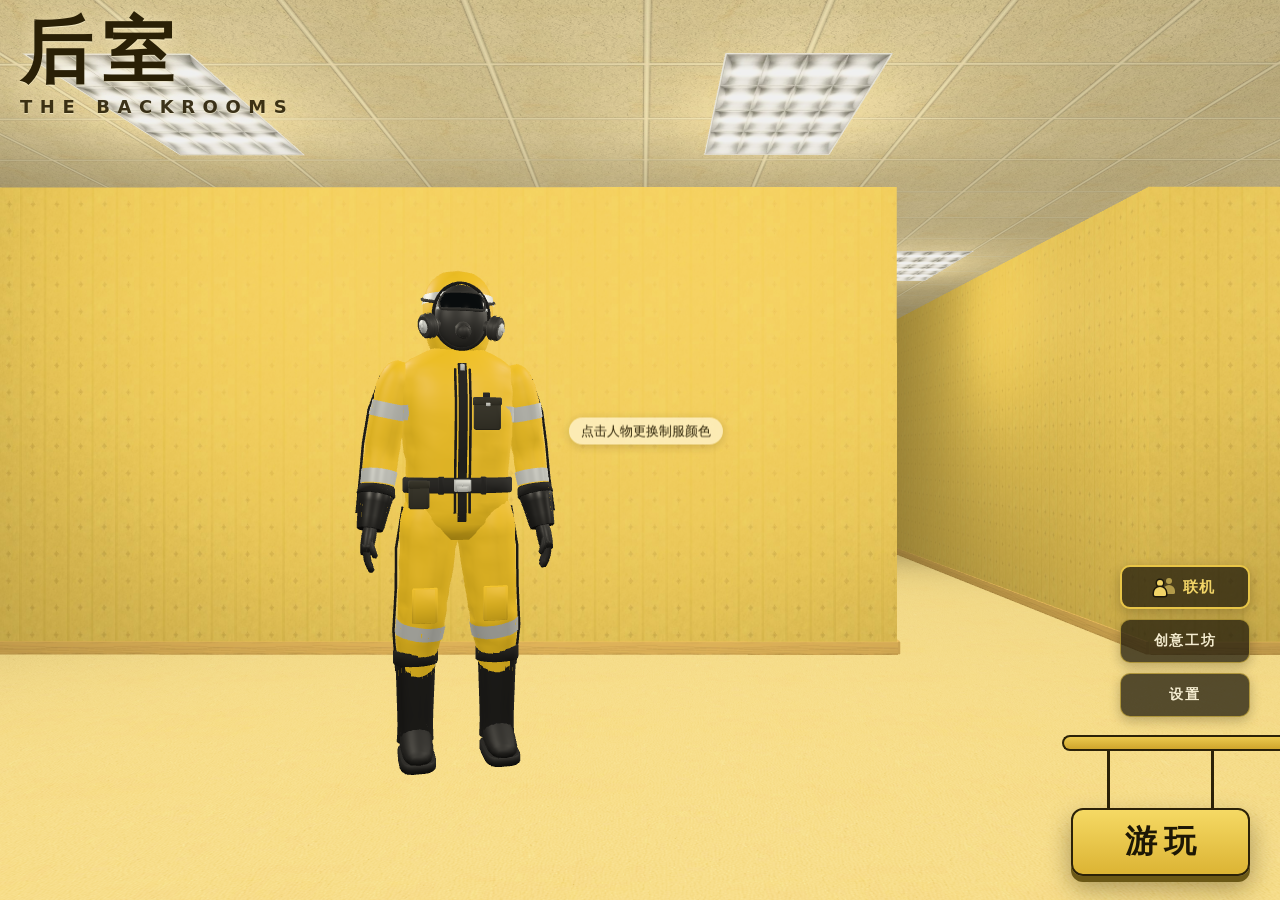
<file: index.html>
<!doctype html>
<html lang="zh-CN">
<head>
<meta charset="utf-8">
<!-- viewport-fit=cover：刘海屏上 env(safe-area-inset-*) 才有真实值；禁缩放，双指/双击缩放会把 HUD 和摇杆一起放大 -->
<meta name="viewport" content="width=device-width,initial-scale=1,maximum-scale=1,user-scalable=no,viewport-fit=cover">
<meta name="theme-color" content="#0b0a07">
<meta name="format-detection" content="telephone=no">
<meta name="mobile-web-app-capable" content="yes">
<meta name="apple-mobile-web-app-capable" content="yes">
<title>后室 · The Backrooms</title>
<!-- 空图标：省掉一次必然 404 的 /favicon.ico 请求 -->
<link rel="icon" href="data:,">
<link rel="stylesheet" href="css/base.css">
<!-- 各 UI 模块缺 link 时会自己注入，这里直接引用，免得首屏晚一拍才有样式 -->
<link rel="stylesheet" href="css/game.css">
<link rel="stylesheet" href="css/home.css">
<link rel="stylesheet" href="css/coop.css">
<link rel="stylesheet" href="css/tent.css">
<link rel="stylesheet" href="css/workshop.css">
<link rel="stylesheet" href="css/settings.css">
</head>
<body>
<canvas id="gl"></canvas>
<div id="ui"></div>

<!-- 顺序见 ARCHITECTURE.md 第 1 节：库 → 核心 → 游戏模块 → 层级/实体/物品注册 → 联机 → 主页 → main -->
<script src="vendor/three.min.js"></script>
<script src="vendor/GLTFLoader.js"></script>
<script src="vendor/BufferGeometryUtils.js"></script>
<script src="js/core/base.js"></script>
<script src="js/core/assets.js"></script>
<script src="js/core/audio.js"></script>
<script src="js/core/gfx.js"></script>
<script src="js/core/input.js"></script>
<script src="js/core/phys.js"></script>
<!-- 准心交互排在 items / world / entities 之前：它们加载时就要 BR.interact.addSource。
     interact 也排在 levelstate 之前：回主页 / 换层时 bus 先通知 interact 放下手里的东西，再轮到 levelState 清空 -->
<script src="js/game/interact.js"></script>
<script src="js/game/levelstate.js"></script>
<script src="js/game/items.js"></script>
<script src="js/game/player.js"></script>
<script src="js/game/world.js"></script>
<script src="js/game/entities.js"></script>
<script src="js/game/workshop.js"></script>
<!-- 实体共用地基 BR.arch（行为骨架/模型构件/动画），所有 js/entities/<type>.js 都排在它后面 -->
<script src="js/entities/_archetypes.js"></script>
<!-- chunk1：层级 0-3 需要的实体，来源版本见 data/lore-choices.json entities -->
<script src="js/entities/burster.js"></script>
<script src="js/entities/clump.js"></script>
<script src="js/entities/deathmoth.js"></script>
<script src="js/entities/duller.js"></script>
<script src="js/entities/faceling.js"></script>
<script src="js/entities/growler.js"></script>
<script src="js/entities/hound.js"></script>
<script src="js/entities/nguithrxurh.js"></script>
<script src="js/entities/shadow_worker.js"></script>
<script src="js/entities/skin_stealer.js"></script>
<script src="js/entities/smiler.js"></script>
<script src="js/entities/bacteria.js"></script>
<script src="js/entities/wrangler.js"></script>
<script src="js/entities/wretch.js"></script>
<script src="js/entities/ant.js"></script>
<script src="js/entities/death_rat.js"></script>
<script src="js/entities/samantha.js"></script>
<script src="js/entities/thing_on_level_7.js"></script>
<script src="js/entities/tiny.js"></script>
<script src="js/entities/watcher.js"></script>
<script src="js/entities/woodlin.js"></script>
<script src="js/entities/arachnid.js"></script>
<script src="js/entities/camo_crawler.js"></script>
<script src="js/entities/curabitur_bird.js"></script>
<script src="js/entities/dunk.js"></script>
<script src="js/entities/frayed.js"></script>
<script src="js/entities/jerry.js"></script>
<script src="js/entities/light_guide.js"></script>
<script src="js/entities/lucky_crane.js"></script>
<script src="js/entities/neighborhood_watch.js"></script>
<script src="js/entities/observer.js"></script>
<script src="js/entities/scit.js"></script>
<script src="js/entities/transporter.js"></script>
<script src="js/entities/warning_kite.js"></script>
<script src="js/entities/hunter.js"></script>
<script src="js/entities/infecting_agent.js"></script>
<script src="js/entities/imprint.js"></script>
<script src="js/entities/plush_dino.js"></script>
<script src="js/entities/partygoer.js"></script>
<script src="js/game/hud.js"></script>
<script src="js/game/death.js"></script>
<script src="js/game/skin.js"></script>
<script src="js/game/testmode.js"></script>
<!-- 载具（FE1 叉车）：模拟 BR.forklift → 核心 BR.vehicles → 联机表现 BR.vehiclesNet。都在 interact / world / player 之后；
     BR.kit、BR.L1forklift、BR.coop 这时还没载入，三个文件都是用到时再取 -->
<script src="js/game/forklift.js"></script>
<script src="js/game/vehicles.js"></script>
<script src="js/game/vehicles_net.js"></script>
<script src="js/levels/_kit.js"></script>
<!-- 营地构件 BR.camp（帐篷、行军床、营地范围）：联机营地和以后 C1 的 NPC 营地共用 -->
<script src="js/levels/_camp.js"></script>
<!-- chunk1：按 BR.LEVEL_ORDER 顺序 -->
<script src="js/levels/L0.js"></script>
<script src="js/levels/L1.js"></script>
<!-- 联机营地（隐藏层，不在 LEVEL_ORDER）：借 L1.js 的 BR.L1room 建，必须排在 L1.js 之后 -->
<script src="js/levels/Lcoopcamp.js"></script>
<script src="js/levels/L2.js"></script>
<script src="js/levels/L3.js"></script>
<script src="js/levels/L4.js"></script>
<script src="js/levels/L5.js"></script>
<script src="js/levels/L6.js"></script>
<script src="js/levels/L7.js"></script>
<script src="js/levels/L8.js"></script>
<script src="js/levels/L9.js"></script>
<script src="js/levels/L10.js"></script>
<script src="js/levels/L11.js"></script>
<script src="js/levels/L12.js"></script>
<script src="js/levels/L13.js"></script>
<script src="js/levels/L14.js"></script>
<script src="js/levels/L15.js"></script>
<script src="js/levels/L16.js"></script>
<script src="js/levels/L17.js"></script>
<script src="js/levels/L18.js"></script>
<script src="js/levels/L19.js"></script>
<script src="js/levels/L20.js"></script>
<script src="js/levels/L21.js"></script>
<script src="js/levels/L22.js"></script>
<script src="js/levels/L23.js"></script>
<script src="js/levels/Lfun.js"></script>
<script src="js/levels/Lrun.js"></script>
<script src="js/levels/Ldev.js"></script>
<script src="js/entities/_dev_hostile.js"></script>
<script src="js/entities/_dev_friendly.js"></script>
<script src="js/entities/test_dummy.js"></script>
<script src="js/items/_kit.js"></script>
<script src="js/items/_effects.js"></script>
<script src="js/items/almond_water.js"></script>
<script src="js/items/antibiotics.js"></script>
<script src="js/items/antiseptics.js"></script>
<script src="js/items/bandages.js"></script>
<script src="js/items/candy.js"></script>
<script src="js/items/canned_food.js"></script>
<script src="js/items/canned_tuna.js"></script>
<script src="js/items/chocolate_bar.js"></script>
<script src="js/items/cooked_gammon.js"></script>
<script src="js/items/cookies.js"></script>
<script src="js/items/firesalt.js"></script>
<script src="js/items/food_ration.js"></script>
<script src="js/items/high_quality_meat.js"></script>
<script src="js/items/hot_chocolate.js"></script>
<script src="js/items/lightning_in_a_bottle.js"></script>
<script src="js/items/liquid_pain.js"></script>
<script src="js/items/microwave_meal.js"></script>
<script src="js/items/moth_jelly.js"></script>
<script src="js/items/painkillers.js"></script>
<script src="js/items/partygoer_cake.js"></script>
<script src="js/items/ptg_b.js"></script>
<script src="js/items/royal_rations.js"></script>
<script src="js/items/soft_drink.js"></script>
<script src="js/items/space_beverage.js"></script>
<script src="js/items/warpberries.js"></script>
<script src="js/items/water_bottle.js"></script>
<script src="js/net/net.js"></script>
<script src="js/net/coop.js"></script>
<script src="js/game/coopcamp.js"></script>
<script src="js/ui/home.js"></script>
<script src="js/ui/tentmenu.js"></script>
<script src="js/ui/workshop.js"></script>
<script src="js/ui/settings.js"></script>
<script src="js/main.js"></script>
</body>
</html>
</file>
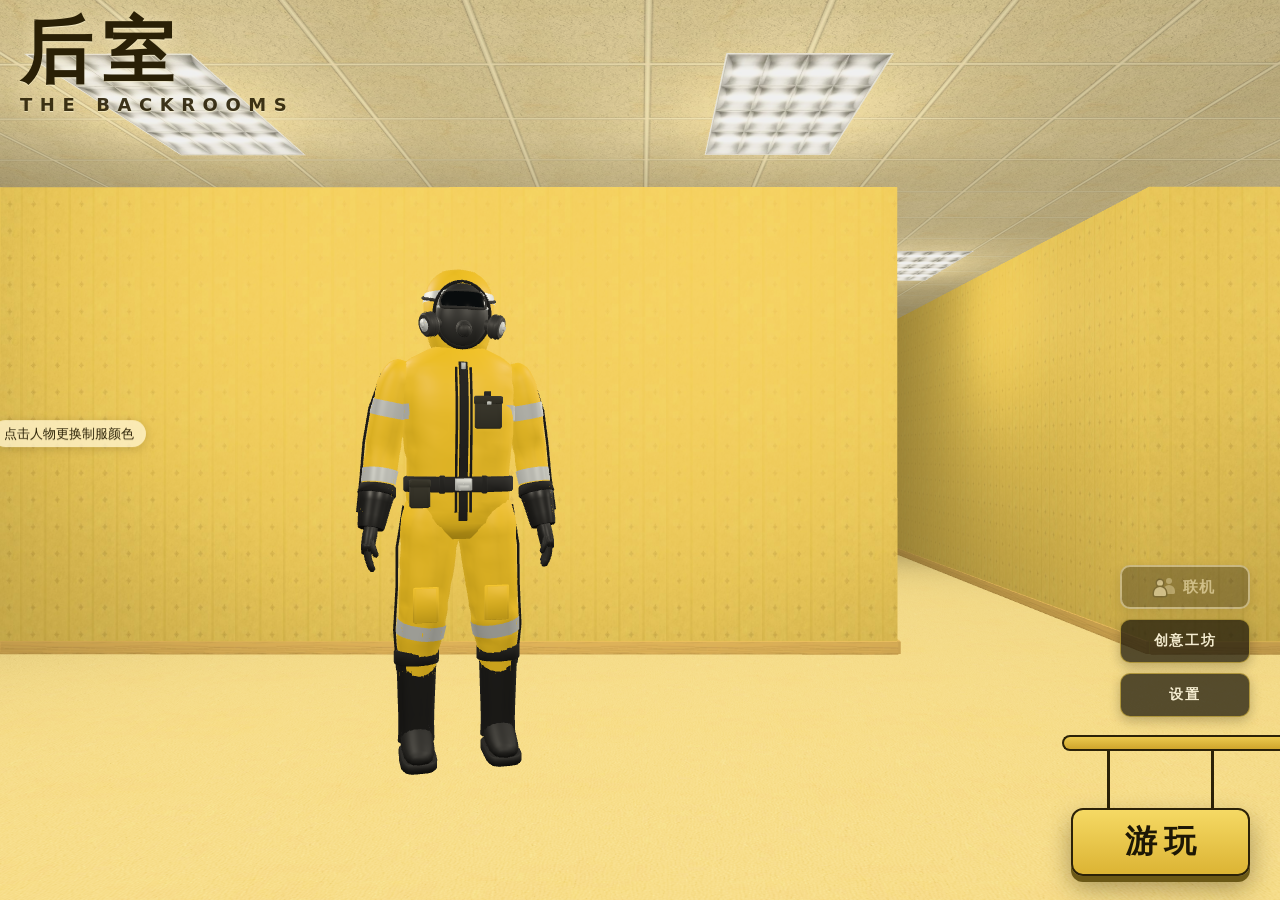
<file: tests/home.html>
<!doctype html>
<meta charset="utf-8">
<meta name="viewport" content="width=device-width,initial-scale=1,viewport-fit=cover,user-scalable=no">
<!-- assets.js 按页面地址拼 assets/…，自测页在 tests/ 下，用 base 把相对路径指回站点根目录 -->
<base href="../">
<title>home 自测</title>
<style>
  html, body { margin: 0; height: 100%; overflow: hidden; background: #000; }
  #gl { position: fixed; left: 0; top: 0; width: 100%; height: 100%; display: block; }
  #ui { position: fixed; left: 0; top: 0; width: 100%; height: 100%; pointer-events: none; }
  #log { position: fixed; left: 50%; top: 0; transform: translateX(-50%); max-width: 70%; max-height: 30%; overflow: auto; z-index: 999;
         font: 11px/1.35 monospace; color: #ff8; background: rgba(120,0,0,.75); white-space: pre-wrap; pointer-events: none; }
  #log:empty { display: none; }
</style>
<canvas id="gl"></canvas>
<div id="ui"></div>
<div id="log"></div>
<script src="vendor/three.min.js"></script>
<script src="vendor/GLTFLoader.js"></script>
<script src="vendor/BufferGeometryUtils.js"></script>
<script src="js/core/base.js"></script>
<script src="js/core/assets.js"></script>
<script src="js/core/audio.js"></script>
<script src="js/core/gfx.js"></script>
<script src="js/core/input.js"></script>
<script src="js/levels/Ldev.js"></script>
<script src="js/game/skin.js"></script>
<script src="js/ui/home.js"></script>
<script>
// 主页自测：用 http 打开（file:// 下 GLB 和贴图都会走兜底）。
// ?open=menu|casual|nightmare|test|credits|skin 直接打开对应弹层，方便截图；?skin=red 预设颜色
// 页面顶部只显示错误；?log=all 连 info/warn 一起显示
(function () {
'use strict';
const BR = window.BR;
const q = new URLSearchParams(location.search);
const logEl = document.getElementById('log');
const showAll = q.get('log') === 'all';
function log(level, args) {
  if (level === 'error' || level === 'uncaught' || showAll) logEl.textContent += '[' + level + '] ' + args.join(' ') + '\n';
}
['error', 'warn', 'info', 'log'].forEach(k => {
  const orig = console[k].bind(console);
  console[k] = function () { log(k, Array.from(arguments).map(String)); orig.apply(null, arguments); };
});
window.addEventListener('error', e => log('uncaught', [e.message, e.filename + ':' + e.lineno]));

const canvas = document.getElementById('gl');
BR.gfx.init(canvas);
if (BR.input && BR.input.init) BR.input.init(canvas);
if (q.get('skin') && BR.skin) BR.skin.set(q.get('skin'));

BR.bus.on('game:start', p => {
  console.log('[test] game:start', JSON.stringify(p));
  document.title = 'game:start ' + p.mode + ' ' + (p.difficulty || '');
});
BR.bus.on('skin:change', p => console.log('[test] skin:change', p.key));

function clickAt(x, y) {
  const opt = { bubbles: true, cancelable: true, clientX: x, clientY: y, button: 0, pointerId: 1, pointerType: 'mouse', isPrimary: true };
  canvas.dispatchEvent(new PointerEvent('pointerdown', opt));
  canvas.dispatchEvent(new PointerEvent('pointerup', opt));
  canvas.dispatchEvent(new MouseEvent('click', opt));
}

BR.assets.init().then(() => {
  BR.home.init();
  BR.home.show();
  const open = q.get('open');
  if (!open) return;
  setTimeout(() => {
    if (open === 'skin') {
      // 走真实的点击拾取：把人物胸口投影到屏幕上点一下
      const v = new THREE.Vector3(0, 1.15, 0.1).project(BR.gfx.camera);
      clickAt((v.x + 1) / 2 * innerWidth, (1 - v.y) / 2 * innerHeight);
      if (q.get('skin2')) setTimeout(() => document.querySelector('.home-swatch[data-key="' + q.get('skin2') + '"]').click(), 100);
      return;
    }
    if (open === 'credits') { document.querySelector('.home-credit').click(); return; }
    document.querySelector('.home-play').click();
    if (open !== 'menu') document.querySelector('.home-menu-btn.is-' + open).click();
    // ?click=选择器：再点一下弹窗里的控件（例如开始按钮），配合 --dump-dom 查看 game:start 载荷
    const sel = q.get('click');
    if (sel) setTimeout(() => {
      const el = document.querySelector(sel);
      if (el) el.click(); else console.error('[test] 找不到', sel);
      console.log('[test] 弹层', document.querySelector('.home-modal').hidden ? '已关闭' : '仍打开');
    }, 150);
  }, 300);
});

let last = performance.now();
(function frame(now) {
  requestAnimationFrame(frame);
  const dt = Math.max(0, (now - last) / 1000);
  last = now;
  BR.gfx.render(dt);
  if (BR.input && BR.input.endFrame) BR.input.endFrame();
})(last);
})();
</script>
</file>
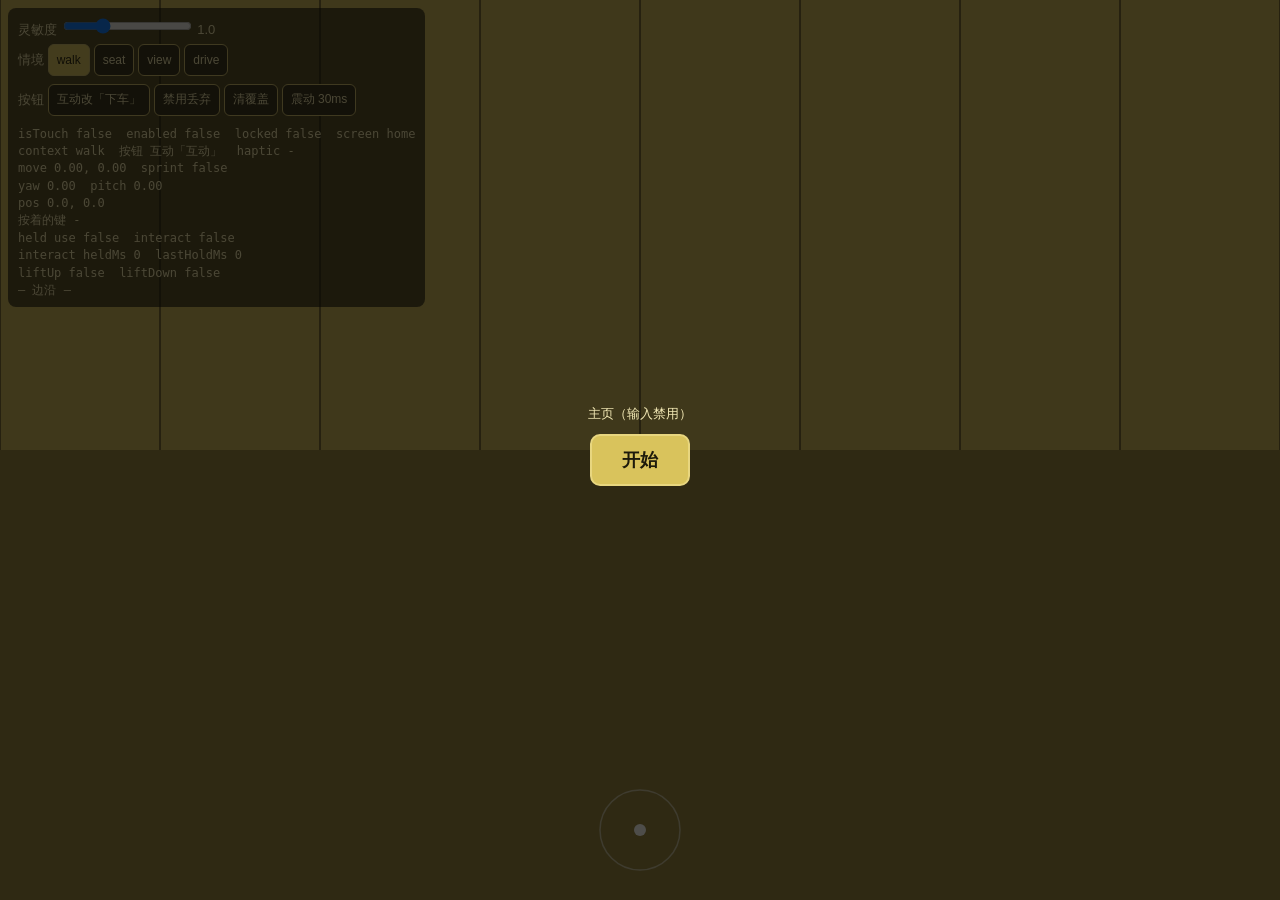
<file: tests/input.html>
<!doctype html>
<html lang="zh-CN">
<head>
<meta charset="utf-8">
<meta name="viewport" content="width=device-width,initial-scale=1,maximum-scale=1,user-scalable=no,viewport-fit=cover">
<title>输入模块自测</title>
<style>
  /* 自测页自己的壳子，模拟 index.html + base.css 应有的设置 */
  html, body { margin: 0; height: 100%; overflow: hidden; background: #15130b; color: #f3e9b5;
    overscroll-behavior: none; touch-action: manipulation; -webkit-user-select: none; user-select: none;
    font: 13px/1.5 -apple-system, BlinkMacSystemFont, "PingFang SC", "Microsoft YaHei", sans-serif; }
  #gl { position: fixed; left: 0; top: 0; width: 100%; height: 100%; display: block; }
  #ui { position: fixed; left: 0; top: 0; right: 0; bottom: 0; pointer-events: none; }
  .test-panel { position: fixed; z-index: 40; left: 8px; top: 8px;
    left: calc(8px + env(safe-area-inset-left, 0px)); top: calc(8px + env(safe-area-inset-top, 0px));
    max-width: 46vw; max-height: calc(100% - 16px); overflow: auto; box-sizing: border-box;
    padding: 8px 10px; border-radius: 8px; background: rgba(0, 0, 0, .62); pointer-events: auto; }
  .test-panel pre { margin: 6px 0 0; font: 12px/1.45 ui-monospace, Menlo, Consolas, monospace; white-space: pre-wrap; }
  .test-panel button { min-height: 32px; margin: 0 4px 4px 0; padding: 0 8px; border-radius: 6px;
    border: 1px solid #c9b86a; background: #2b2714; color: #f3e9b5; font-size: 12px; }
  .test-panel button.on { background: #d9c35c; color: #1d1a0b; }
  .test-panel label { display: block; }
  .test-row { margin-top: 4px; }
  .test-overlay { position: fixed; z-index: 60; left: 0; top: 0; right: 0; bottom: 0; display: flex;
    flex-direction: column; gap: 10px; align-items: center; justify-content: center;
    background: rgba(10, 9, 5, .72); pointer-events: auto; }
  .test-overlay[hidden] { display: none; }
  .test-overlay button { min-height: 52px; padding: 0 30px; border-radius: 10px; border: 2px solid #e8d67f;
    background: #d9c35c; color: #1d1a0b; font-size: 18px; font-weight: 700; }
  .test-overlay small { opacity: .7; }
</style>
</head>
<body>
<canvas id="gl"></canvas>
<div id="ui"></div>

<div class="test-panel">
  <label>灵敏度 <input id="t-sens" type="range" min="0.2" max="3" step="0.1"> <span id="t-sens-v"></span></label>
  <div class="test-row" id="t-ctx">情境
    <button type="button" data-ctx="walk">walk</button><button type="button" data-ctx="seat">seat</button><button type="button" data-ctx="view">view</button><button type="button" data-ctx="drive">drive</button>
  </div>
  <div class="test-row">按钮
    <button type="button" id="t-btn-label">互动改「下车」</button><button type="button" id="t-btn-drop">禁用丢弃</button><button type="button" id="t-btn-reset">清覆盖</button><button type="button" id="t-haptic">震动 30ms</button>
  </div>
  <pre id="t-out"></pre>
</div>
<div class="test-overlay" id="t-overlay">
  <div id="t-msg">主页（输入禁用）</div>
  <button id="t-go" type="button">开始</button>
  <small id="t-note"></small>
</div>

<script src="../js/core/base.js"></script>
<script src="../js/core/input.js"></script>
<script>
(function () {
  'use strict';
  const BR = window.BR, I = BR.input;
  const $ = id => document.getElementById(id);
  const canvas = $('gl'), g = canvas.getContext('2d');
  // mic(V)、testmenu(T) 在暂停时也会记录，可以在暂停遮罩下按来验证
  const EDGES = ['interact', 'use', 'pause', 'drop', 'slot1', 'slot2', 'slot3', 'slot4', 'slot5', 'mic', 'testmenu', 'liftUp', 'liftDown'];
  // 动作级的三个：另外显示 released / cancelled 和按了多久
  const HOLDS = ['interact', 'liftUp', 'liftDown'];
  const log = [];
  // 给 Playwright 探针读的逐帧记录：{ f, t, a, k: 'pressed'|'released'|'cancelled', ms }
  const rec = window.__inputLog = [];
  // 物理键：只为了显示「现在按着 Space / KeyE」，判定一律走 BR.input
  const down = new Set();
  let yaw = 0, pitch = 0, px = 0, pz = 0, last = 0, fno = 0, overlayClicks = 0;
  window.__inputLook = () => ({ yaw, pitch });

  I.init(canvas);

  $('t-sens').value = I.sensitivity;
  $('t-sens-v').textContent = I.sensitivity.toFixed(1);
  $('t-sens').addEventListener('input', e => {
    I.sensitivity = e.target.value;
    $('t-sens-v').textContent = I.sensitivity.toFixed(1);
  });

  window.addEventListener('keydown', e => { down.add(e.code || ('key:' + e.key)); });
  window.addEventListener('keyup', e => { down.delete(e.code || ('key:' + e.key)); });
  window.addEventListener('blur', () => down.clear());

  // 模拟 main + hud 的暂停流程：暂停时 screen='paused'、enabled=false，焦点给「继续」（这时空格要被 input 拦掉，只认 Enter 和点击）；
  // 「继续」在点击里 lock()，Esc 继续则锁不上，需要再点一下画面
  function pause() {
    BR.game.screen = 'paused';
    I.enabled = false;
    $('t-msg').textContent = '已暂停';
    $('t-go').textContent = '继续';
    $('t-note').textContent = '空格点不动这个按钮，Enter / 鼠标可以';
    $('t-overlay').hidden = false;
    try { $('t-go').focus({ preventScroll: true }); } catch (err) { $('t-go').focus(); }
  }
  function resume(withLock) { $('t-overlay').hidden = true; BR.game.screen = 'playing'; I.enabled = true; if (withLock) I.lock(); }
  $('t-go').addEventListener('click', () => { overlayClicks++; resume(true); });
  window.__overlayClicks = () => overlayClicks;

  // 情境与按钮
  function syncCtxBtns() {
    document.querySelectorAll('#t-ctx button').forEach(b => b.classList.toggle('on', b.dataset.ctx === I.context));
  }
  document.querySelectorAll('#t-ctx button').forEach(b => b.addEventListener('click', () => { I.setContext(b.dataset.ctx); syncCtxBtns(); }));
  let shownCtx = I.context;
  syncCtxBtns();
  $('t-btn-label').addEventListener('click', () => I.setButtons({ interact: { label: '下车' } }));
  $('t-btn-drop').addEventListener('click', () => I.setButtons({ drop: { disabled: true } }));
  $('t-btn-reset').addEventListener('click', () => I.setButtons(null));
  let hapticRes = '-';
  $('t-haptic').addEventListener('click', () => { hapticRes = String(I.haptic(30)); });

  function resize() {
    const dpr = Math.min(window.devicePixelRatio || 1, 2);
    canvas.width = Math.round(window.innerWidth * dpr);
    canvas.height = Math.round(window.innerHeight * dpr);
    g.setTransform(dpr, 0, 0, dpr, 0, 0);
  }
  window.addEventListener('resize', resize);
  resize();

  function draw() {
    const W = window.innerWidth, H = window.innerHeight;
    g.fillStyle = '#2a2512'; g.fillRect(0, 0, W, H);
    // 假全景：竖线随 yaw 平移，地平线随 pitch 上下
    const horizon = H / 2 - pitch * H * 0.5;
    g.fillStyle = '#c9b458'; g.fillRect(0, 0, W, horizon);
    g.fillStyle = '#8f7f3a'; g.fillRect(0, horizon, W, H - horizon);
    const step = W / 8, off = ((-yaw / (Math.PI / 4)) * step) % step;
    g.strokeStyle = 'rgba(40,34,14,.55)'; g.lineWidth = 2;
    for (let x = off - step; x < W + step; x += step) { g.beginPath(); g.moveTo(x, 0); g.lineTo(x, horizon); g.stroke(); }
    // 准星：按住 interact 时画进度环（350 ms 满一圈，对应 BR.config.interact.holdMs）
    const cx0 = W / 2, cy0 = H / 2;
    g.strokeStyle = '#fff'; g.lineWidth = 1.5;
    g.beginPath(); g.moveTo(cx0 - 8, cy0); g.lineTo(cx0 + 8, cy0); g.moveTo(cx0, cy0 - 8); g.lineTo(cx0, cy0 + 8); g.stroke();
    if (I.held('interact')) {
      const k = Math.min(1, I.heldMs('interact') / 350);
      g.strokeStyle = k >= 1 ? '#7dff7a' : '#ffe27a'; g.lineWidth = 3;
      g.beginPath(); g.arc(cx0, cy0, 16, -Math.PI / 2, -Math.PI / 2 + k * Math.PI * 2); g.stroke();
    }
    // 移动向量
    const cx = W / 2, cy = H - 70;
    g.strokeStyle = 'rgba(255,255,255,.5)'; g.beginPath(); g.arc(cx, cy, 40, 0, Math.PI * 2); g.stroke();
    g.fillStyle = I.sprint ? '#ff7a4a' : '#fff';
    g.beginPath(); g.arc(cx + I.move.x * 40, cy - I.move.y * 40, 6, 0, Math.PI * 2); g.fill();
  }

  function frame(ts) {
    const dt = Math.min(0.1, (ts - last) / 1000 || 0);
    last = ts;
    fno++;
    if (I.enabled) {
      const l = I.consumeLook();
      yaw += l.dx;
      pitch = BR.util.clamp(pitch - l.dy, -1.4, 1.4);
      const sp = I.sprint ? BR.config.player.sprint : BR.config.player.walk;
      const s = Math.sin(yaw), c = Math.cos(yaw);
      px += (I.move.x * c + I.move.y * s) * sp * dt;
      pz += (I.move.x * s - I.move.y * c) * sp * dt;
    }
    const t = (ts / 1000).toFixed(2) + 's ';
    for (const a of EDGES) if (I.pressed(a)) { log.unshift(t + a); rec.push({ f: fno, t: ts, a, k: 'pressed', ms: 0 }); }
    for (const a of HOLDS) {
      if (I.released(a)) { log.unshift(t + a + ' released ' + Math.round(I.lastHoldMs(a)) + 'ms'); rec.push({ f: fno, t: ts, a, k: 'released', ms: I.lastHoldMs(a) }); }
      if (I.cancelled(a)) {
        // cancelled 会撑到输入恢复后的第一帧，日志里只记第一次
        const prev = rec.length ? rec[rec.length - 1] : null;
        if (!(prev && prev.a === a && prev.k === 'cancelled' && prev.f === fno - 1)) log.unshift(t + a + ' cancelled ' + Math.round(I.lastHoldMs(a)) + 'ms');
        rec.push({ f: fno, t: ts, a, k: 'cancelled', ms: I.lastHoldMs(a) });
      }
    }
    if (rec.length > 400) rec.splice(0, rec.length - 400);
    log.length = Math.min(log.length, 10);
    if (I.pressed('pause')) { if (I.enabled) pause(); else if (!$('t-overlay').hidden && $('t-go').textContent === '继续') resume(false); }
    if (I.context !== shownCtx) { shownCtx = I.context; syncCtxBtns(); }   // 探针、控制台里 setContext 的也跟上
    draw();
    const keys = Array.from(down).join(' ') || '-';
    $('t-out').textContent =
      'isTouch ' + I.isTouch + '  enabled ' + I.enabled + '  locked ' + I.locked + '  screen ' + BR.game.screen + '\n' +
      'context ' + I.context + '  按钮 互动「' + I.buttonLabel('interact') + '」  haptic ' + hapticRes + '\n' +
      'move ' + I.move.x.toFixed(2) + ', ' + I.move.y.toFixed(2) + '  sprint ' + I.sprint + '\n' +
      'yaw ' + yaw.toFixed(2) + '  pitch ' + pitch.toFixed(2) + '\n' +
      'pos ' + px.toFixed(1) + ', ' + pz.toFixed(1) + '\n' +
      '按着的键 ' + keys + '\n' +
      'held use ' + I.held('use') + '  interact ' + I.held('interact') + '\n' +
      'interact heldMs ' + Math.round(I.heldMs('interact')) + '  lastHoldMs ' + Math.round(I.lastHoldMs('interact')) + '\n' +
      'liftUp ' + I.held('liftUp') + '  liftDown ' + I.held('liftDown') + '\n' +
      '— 边沿 —\n' + log.join('\n');
    I.endFrame();
    requestAnimationFrame(frame);
  }
  requestAnimationFrame(frame);
})();
</script>
</body>
</html>
</file>
<file: css/base.css>
/* 后室 · 页面底座：全屏画布 + UI 挂载点。只写 html/body/#gl/#ui 和 main.js 自己的 boot- / ctx-lost 前缀 */

html, body {
  margin: 0;
  width: 100%;
  height: 100%;
  overflow: hidden;
  background: #0b0a07;
  color: #f3ead2;
  /* 西文先走系统无衬线，中文按平台依次落到苹方 / 思源 / 雅黑 / Noto，保证安卓 WebView 也有中文字形 */
  font-family: -apple-system, BlinkMacSystemFont, "Segoe UI", Roboto, "Helvetica Neue", Arial,
    "PingFang SC", "Hiragino Sans GB", "Source Han Sans SC", "Noto Sans CJK SC", "Microsoft YaHei", "WenQuanYi Micro Hei", sans-serif;
  font-size: 16px;
  line-height: 1.4;
  /* 手机：禁下拉刷新 / 橡皮筋回弹、双击缩放、长按选字和系统菜单 */
  overscroll-behavior: none;
  touch-action: manipulation;
  -webkit-user-select: none;
  user-select: none;
  -webkit-touch-callout: none;
  -webkit-tap-highlight-color: transparent;
  -webkit-text-size-adjust: 100%;
  text-size-adjust: 100%;
}

/* 输入框要能正常选字、粘贴房号 */
input, textarea {
  -webkit-user-select: text;
  user-select: text;
}

#gl {
  position: fixed;
  left: 0;
  top: 0;
  width: 100%;
  height: 100%;
  display: block;
  z-index: 0;
  outline: none;
  touch-action: none;
}

/*
 * #ui 故意不定位、不设 z-index、不设尺寸：
 * - 定位元素（尤其 fixed）会自成层叠上下文，里面 HUD 30 / 结算 60 / toast 90 就没法和 gfx 挂在 body 上的
 *   低 san 覆盖 10、闪屏 40、淡入淡出 55 按第 11 节交错排序；
 * - 子节点全是 position:fixed，#ui 自身高度为 0，不会盖住画布抢走点击（指针锁定、主页点人都靠点画布）；
 * - 也不能设 pointer-events:none：它会被继承，没显式写 auto 的弹层按钮就点不动了；
 * - 不能有 transform / filter / perspective，否则子节点的 fixed 会相对它定位。
 */
#ui {
  position: static;
}

/* main.js 启动失败（WebGL 不可用等）时的提示，只在出错时创建 */
.boot-error {
  position: fixed;
  left: 0;
  top: 0;
  right: 0;
  bottom: 0;
  z-index: 90;
  display: flex;
  align-items: center;
  justify-content: center;
  padding: calc(24px + env(safe-area-inset-top, 0px)) 24px calc(24px + env(safe-area-inset-bottom, 0px));
  background: #0b0a07;
  box-sizing: border-box;
}
.boot-error-card {
  max-width: 420px;
  font-size: 15px;
  line-height: 1.6;
  color: #f3ead2;
}
.boot-error-title {
  margin: 0 0 8px;
  font-size: 20px;
  color: #e7c24a;
}
.boot-error-detail {
  margin-top: 12px;
  font-size: 12px;
  color: #a89f86;
  word-break: break-all;
}

/* main.js：WebGL 上下文丢失提示（只在丢失时创建）。顶部居中，压过 HUD / 暂停 / toast 90，按钮要能点 */
.ctx-lost {
  position: fixed;
  left: 50%;
  top: 12px;
  top: calc(12px + env(safe-area-inset-top, 0px));
  z-index: 95;
  transform: translateX(-50%);
  pointer-events: auto;
  display: flex;
  flex-wrap: wrap;
  align-items: center;
  justify-content: center;
  box-sizing: border-box;
  width: max-content;
  max-width: calc(100% - 32px);
  max-width: calc(100% - 32px - env(safe-area-inset-left, 0px) - env(safe-area-inset-right, 0px));
  padding: 6px 14px;
  border: 1px solid rgba(231, 194, 74, .55);
  border-radius: 8px;
  background: rgba(11, 10, 7, .92);
  box-shadow: 0 6px 18px rgba(0, 0, 0, .45);
  color: #f3ead2;
  font-size: 14px;
  line-height: 1.4;
  text-align: center;
}
.ctx-lost-text {
  margin: 6px 0;
}
/* 不用 flex gap：老 X5 内核不认，靠外边距隔开 */
.ctx-lost-btn {
  min-width: 44px;
  min-height: 44px;
  margin: 2px 0 2px 12px;
  padding: 0 16px;
  border: 1px solid #e7c24a;
  border-radius: 6px;
  background: rgba(231, 194, 74, .16);
  color: #f3ead2;
  font: inherit;
  font-size: 15px;
  cursor: pointer;
}
.ctx-lost-btn:active {
  background: rgba(231, 194, 74, .32);
}
</file>
<file: css/game.css>
/* 后室 · HUD 与死亡结算样式
   归属：HUD 与结算模块。hud.js / death.js 自己在 #ui 里建 DOM，这里只写 hud- / death- 前缀选择器
   视觉：发黄的 VHS / 监控录像 OSD —— 等宽数字、半透明深色底、轻微红蓝色散描边，不用渐变
   兼容：带 env() / min() / clamp() 的声明前面先写一条普通值，老内核（旧 X5 等）不认后一条时保留前一条
   z-index（ARCHITECTURE 第 11 节）：HUD 30，暂停 / 结算 60，toast 90
   联机营地（N1）那几层，从下往上：
     54 帐篷选单（css/tent.css）
     55 gfx 淡入淡出（js/core/gfx.js 的 .gfx-fade）
     56 黑幕（.hud-curtain，BR.hud.curtain：出发 / 回营地时全黑，中间一行字）
     58 设置 / 创意工坊编辑器（css/settings.css、css/workshop.css）
     60 暂停菜单 / 死亡结算（.hud-pause / .death-root）
     65 横幅（.hud-notices，BR.hud.notice：「想回营地」「正在重连」，暂停、结算、黑幕时也看得见）
     70 皮肤色板（css/home.css）
   触屏避让（input.js 的控件位置）：右上 48px 暂停键 → 顶部状态条左右各留 72px；
   右下动作按钮最左到 right:174px、最高到 bottom:178px → 背包栏右缘留 190px；
   开车（drive 情境）多两个升降键：横屏摞在丢弃键正上方 right:120–174、bottom 168–288（降 168–222、升 234–288），
   竖屏（≤559px 宽）摞在丢弃键上面那一列 right:37–85、bottom 245–346 —— 都在背包栏右缘 190px 以右，背包不用再让。
   开车提示行（.hud-drive）不靠固定位置让开它们：hud.js 每次布局变了用 BR.input.touchLayout() 量按钮和待机摇杆，现找空位摆 */

/* ========== 公共 ========== */
.hud-root,
.hud-toasts,
.hud-pause,
.hud-notices,
.hud-curtain,
.death-root {
  --hud-fg: #f2e7b4;
  --hud-dim: rgba(242, 231, 180, 0.68);
  --hud-accent: #e7c14a;
  --hud-accent-hi: #f3d266;
  --hud-bad: #ff5b3d;
  --hud-ink: #1b1606;
  --hud-panel: rgba(16, 13, 5, 0.58);
  --hud-line: rgba(231, 193, 74, 0.34);
  /* 等宽字体没有汉字，后面接中文字体让浏览器逐字回退 */
  --hud-mono: ui-monospace, Menlo, Consolas, "Liberation Mono", "Courier New", "PingFang SC", "Hiragino Sans GB", "Microsoft YaHei", "Noto Sans CJK SC", monospace;
  --hud-sans: -apple-system, BlinkMacSystemFont, "PingFang SC", "Hiragino Sans GB", "Microsoft YaHei", "Noto Sans CJK SC", "Segoe UI", sans-serif;
  /* 红蓝错位一像素 = 录像带色散；再压一层黑影，贴在亮黄墙纸上也读得清 */
  --hud-shadow: 1px 0 rgba(255, 60, 40, 0.32), -1px 0 rgba(60, 200, 255, 0.2), 0 1px 3px rgba(0, 0, 0, 0.85);
  font-family: var(--hud-sans);
  font-size: 14px;
  line-height: 1.35;
  color: var(--hud-fg);
  text-shadow: var(--hud-shadow);
  -webkit-font-smoothing: antialiased;
  -webkit-text-size-adjust: 100%;
  text-size-adjust: 100%;
  -webkit-user-select: none;
  user-select: none;
  -webkit-touch-callout: none;
  -webkit-tap-highlight-color: transparent;
}

.hud-root, .hud-root *,
.hud-toasts, .hud-toasts *,
.hud-pause, .hud-pause *,
.hud-notices, .hud-notices *,
.hud-curtain, .hud-curtain *,
.death-root, .death-root * {
  box-sizing: border-box;
}

/* 下面给元素设了 display，作者样式会盖掉 UA 的 [hidden]{display:none}，JS 全靠 hidden 属性开关 */
.hud-root[hidden], .hud-root [hidden],
.hud-toasts [hidden],
.hud-pause[hidden], .hud-pause [hidden],
.hud-notices [hidden],
.hud-curtain[hidden], .hud-curtain [hidden],
.death-root[hidden], .death-root [hidden] {
  display: none !important;
}

@keyframes hud-blink {
  50% { opacity: 0.25; }
}

@keyframes hud-pulse {
  50% { opacity: 0.62; }
}

/* ========== HUD 根 ========== */
.hud-root {
  position: fixed;
  left: 0;
  top: 0;
  right: 0;
  bottom: 0;
  z-index: 30;
  overflow: hidden;
  /* 整层不挡触摸和点击，摇杆 / 视角滑动区在下面 z-index 20；只有背包格子单独打开 */
  pointer-events: none;
}

/* ========== 顶部状态条（san / 饥饿 / HP，仅噩梦模式） ========== */
.hud-top {
  position: absolute;
  top: 8px;
  top: calc(8px + env(safe-area-inset-top, 0px));
  left: 16px;
  left: calc(16px + env(safe-area-inset-left, 0px));
  right: 16px;
  right: calc(16px + env(safe-area-inset-right, 0px));
  display: flex;
  flex-direction: column;
  align-items: center;
}

/* 触屏右上角有暂停键；左右对称留白，状态条才能保持居中 */
.hud-touch .hud-top {
  left: 72px;
  left: calc(72px + env(safe-area-inset-left, 0px));
  right: 72px;
  right: calc(72px + env(safe-area-inset-right, 0px));
}

.hud-stats {
  display: flex;
  gap: 12px;
  width: 100%;
  max-width: 480px;
  padding: 5px 10px 7px;
  background: var(--hud-panel);
  border: 1px solid var(--hud-line);
  border-radius: 3px;
}

.hud-stat {
  flex: 1 1 0;
  min-width: 0;
  --hud-stat-color: var(--hud-fg);
}

.hud-stat-san { --hud-stat-color: #9ed2c4; }
.hud-stat-hunger { --hud-stat-color: #e3b04b; }
.hud-stat-hp { --hud-stat-color: #ece5c6; }

.hud-stat-head {
  display: flex;
  justify-content: space-between;
  align-items: baseline;
  gap: 4px;
  font-family: var(--hud-mono);
  line-height: 17px;
  white-space: nowrap;
}

.hud-stat-label {
  min-width: 0;
  overflow: hidden;
  text-overflow: ellipsis;
  font-size: 12px;
  letter-spacing: 0.06em;
  color: var(--hud-dim);
}

.hud-stat-val {
  font-size: 14px;
  font-weight: 700;
  font-variant-numeric: tabular-nums;
}

.hud-bar {
  position: relative;
  height: 6px;
  margin-top: 2px;
  overflow: hidden;
  background: rgba(242, 231, 180, 0.14);
}

/* hud.js 只写 transform: scaleX，不动 width，避免每帧回流 */
.hud-bar-fill {
  position: absolute;
  left: 0;
  top: 0;
  bottom: 0;
  width: 100%;
  transform-origin: 0 50%;
  background: var(--hud-stat-color);
  transition: transform 0.25s linear, background-color 0.2s;
}

/* 饥饿 20 的刻度线：过了这条移速减半，玩家要能提前看到 */
.hud-stat-hunger .hud-bar::after {
  content: "";
  position: absolute;
  left: 20%;
  top: 0;
  bottom: 0;
  width: 1px;
  background: rgba(255, 91, 61, 0.85);
}

.hud-stat.hud-bad { --hud-stat-color: var(--hud-bad); }
.hud-stat.hud-bad .hud-stat-val { color: var(--hud-bad); }

.hud-stat.hud-blink .hud-stat-label,
.hud-stat.hud-blink .hud-stat-val {
  animation: hud-blink 1s steps(1, end) infinite;
}

/* 挨打：条抖一下、底色闪红，时长与 hud.js 的 HIT_MS 一致 */
.hud-stat.hud-hit { animation: hud-hit 0.35s linear; }
.hud-stat.hud-hit .hud-bar { background-color: rgba(255, 91, 61, 0.45); }

@keyframes hud-hit {
  0% { transform: translateX(-3px); }
  20% { transform: translateX(3px); }
  40% { transform: translateX(-2px); }
  60% { transform: translateX(1px); }
  100% { transform: none; }
}

.hud-warn {
  margin-top: 6px;
  padding: 2px 10px;
  max-width: 100%;
  overflow: hidden;
  text-overflow: ellipsis;
  white-space: nowrap;
  font-family: var(--hud-mono);
  font-size: 13px;
  color: #ffd28a;
  background: rgba(60, 22, 8, 0.66);
  border: 1px solid rgba(255, 140, 60, 0.5);
  border-radius: 2px;
}

.hud-warn.hud-warn-severe {
  color: #fff;
  background: rgba(150, 26, 12, 0.78);
  border-color: var(--hud-bad);
  /* 整行闪会读不清，只做半透明呼吸 */
  animation: hud-pulse 1.2s steps(1, end) infinite;
}

/* ========== 左上角：层级 / 模式 / REC 计时 ========== */
.hud-info {
  position: absolute;
  top: 8px;
  top: calc(8px + env(safe-area-inset-top, 0px));
  left: 12px;
  left: calc(12px + env(safe-area-inset-left, 0px));
  max-width: 320px;
  max-width: min(320px, calc(100vw - 120px));
  padding: 5px 10px 6px;
  background: var(--hud-panel);
  border-left: 2px solid var(--hud-accent);
  font-size: 13px;
}

.hud-info-level,
.hud-info-mode {
  overflow: hidden;
  text-overflow: ellipsis;
  white-space: nowrap;
}

.hud-info-level { font-weight: 700; letter-spacing: 0.04em; }
.hud-info-mode { font-size: 12px; color: var(--hud-dim); }

.hud-info-rec {
  display: flex;
  align-items: center;
  gap: 6px;
  margin-top: 2px;
  min-width: 0;
  font-family: var(--hud-mono);
  font-size: 12px;
  white-space: nowrap;
}

.hud-rec-dot {
  flex: none;
  width: 8px;
  height: 8px;
  border-radius: 50%;
  background: #ff3b2f;
  box-shadow: 0 0 6px rgba(255, 59, 47, 0.8);
  animation: hud-blink 1.6s steps(1, end) infinite;
}

.hud-rec-label { font-weight: 700; letter-spacing: 0.08em; color: #ff6a55; }
.hud-rec-time { font-variant-numeric: tabular-nums; }

.hud-rec-coop {
  min-width: 0;
  overflow: hidden;
  text-overflow: ellipsis;
  margin-left: 2px;
  padding: 0 5px;
  font-family: var(--hud-sans);
  color: var(--hud-accent);
  border: 1px solid var(--hud-line);
}

/* 开着营地等朋友时的房号角标（hud.js：BR.coop.hosting 且还没人连上）。信息块里的最后一行，
   跟着信息块排，压不到层级名；房号等宽、分两段（K7M 2QX），间隔用 margin 画，文字里不带空格 */
.hud-info-code {
  margin-top: 3px;
  padding-top: 3px;
  overflow: hidden;
  text-overflow: ellipsis;
  white-space: nowrap;
  font-size: 12px;
  color: var(--hud-dim);
  border-top: 1px solid var(--hud-line);
}

.hud-code {
  font-family: var(--hud-mono);
  font-size: 14px;
  font-weight: 700;
  letter-spacing: 0.08em;
  color: var(--hud-accent-hi);
}

.hud-code-b { margin-left: 0.45em; }

/* 窄屏开着状态条时左上角会和居中的状态条撞上，挪到状态条 + 饥饿警告下面 */
@media (max-width: 1179px) {
  .hud-root.hud-stats-on .hud-info {
    top: 80px;
    top: calc(80px + env(safe-area-inset-top, 0px));
  }
}

/* ========== 准星与互动提示 ========== */
.hud-cross {
  position: absolute;
  left: 50%;
  top: 50%;
  width: 4px;
  height: 4px;
  margin: -2px 0 0 -2px;
  border: 0 solid var(--hud-accent);
  border-radius: 50%;
  background: rgba(242, 231, 180, 0.85);
  box-shadow: 0 0 0 1px rgba(0, 0, 0, 0.55);
  transition: width 0.12s, height 0.12s, margin 0.12s, background-color 0.12s, border-width 0.12s;
}

/* 对准有短按动作的东西：点变成圈，和提示文字一起告诉玩家"现在按有用" */
.hud-cross.hud-cross-on {
  width: 18px;
  height: 18px;
  margin: -9px 0 0 -9px;
  border-width: 2px;
  background: transparent;
  box-shadow: 0 0 0 1px rgba(0, 0, 0, 0.5), inset 0 0 0 1px rgba(0, 0, 0, 0.4);
}

/* 只有原因（short.ok=false 又拖不动）：圈变灰，按了也只是一声轻响 */
.hud-cross.hud-cross-on.hud-cross-dim { border-color: rgba(190, 186, 172, 0.75); }

/* 四角框（只能拖 / 拖动中）和进度环都画在伪元素上，以准星中心定位，不改准星本身的尺寸 */
.hud-cross::before,
.hud-cross::after {
  content: "";
  position: absolute;
  left: 50%;
  top: 50%;
  opacity: 0;
  pointer-events: none;
}

/* 只能拖：中心点不变，外面四个角，像要把东西框住抓起来 */
.hud-cross::before {
  width: 22px;
  height: 22px;
  margin: -11px 0 0 -11px;
  --hud-corner: var(--hud-accent);
  background:
    linear-gradient(var(--hud-corner), var(--hud-corner)) 0 0 / 7px 2px no-repeat,
    linear-gradient(var(--hud-corner), var(--hud-corner)) 0 0 / 2px 7px no-repeat,
    linear-gradient(var(--hud-corner), var(--hud-corner)) 100% 0 / 7px 2px no-repeat,
    linear-gradient(var(--hud-corner), var(--hud-corner)) 100% 0 / 2px 7px no-repeat,
    linear-gradient(var(--hud-corner), var(--hud-corner)) 0 100% / 7px 2px no-repeat,
    linear-gradient(var(--hud-corner), var(--hud-corner)) 0 100% / 2px 7px no-repeat,
    linear-gradient(var(--hud-corner), var(--hud-corner)) 100% 100% / 7px 2px no-repeat,
    linear-gradient(var(--hud-corner), var(--hud-corner)) 100% 100% / 2px 7px no-repeat;
  /* 贴在亮黄墙纸上也看得见：四个角压一圈黑边 */
  filter: drop-shadow(0 0 1px rgba(0, 0, 0, 0.9));
  transition: opacity 0.12s, width 0.12s, height 0.12s, margin 0.12s;
}

.hud-cross.hud-cross-grab::before { opacity: 1; }

/* 拖动中：四个角收紧、变亮，表示"抓住了" */
.hud-cross.hud-cross-drag::before {
  width: 16px;
  height: 16px;
  margin: -8px 0 0 -8px;
  --hud-corner: var(--hud-accent-hi);
}

/* 进度环：hud.js 只在按下 ringDelayMs（120 ms）以后才加 .hud-cross-hold，并写 --hold（0..1）。
   不支持 conic-gradient 的老内核退成一圈不动的细环，照样看得出"正在长按" */
.hud-cross::after {
  width: 30px;
  height: 30px;
  margin: -15px 0 0 -15px;
  border: 2px solid rgba(243, 210, 102, 0.75);
  border-radius: 50%;
  transition: opacity 0.08s;
}

@supports ((background: conic-gradient(red 0deg, blue 0deg)) and ((-webkit-mask: none) or (mask: none))) {
  .hud-cross::after {
    border: 0;
    background: conic-gradient(var(--hud-accent-hi) calc(var(--hold, 0) * 360deg), rgba(16, 13, 5, 0.55) 0);
    -webkit-mask: radial-gradient(farthest-side, transparent calc(100% - 3px), #000 calc(100% - 3px));
    mask: radial-gradient(farthest-side, transparent calc(100% - 3px), #000 calc(100% - 3px));
  }
}

.hud-cross.hud-cross-hold::after { opacity: 1; }

/* view 情境（看监控画面）不要准星 */
.hud-cross.hud-cross-hide { visibility: hidden; }

/* 三行：第一行「[按住] [空格] 动词 名字」、第二行「· 长按拖动」、最后是降下来的手动提示（层级风味文字、尚未开放） */
.hud-prompt {
  position: absolute;
  left: 50%;
  top: 50%;
  margin-top: 28px;
  transform: translateX(-50%);
  display: flex;
  flex-direction: column;
  align-items: center;
  gap: 1px;
  max-width: calc(100vw - 24px);
  padding: 4px 12px;
  white-space: nowrap;
  /* 窄屏折行时每一行也居中，和单行时对齐方式一致 */
  text-align: center;
  background: var(--hud-panel);
  border: 1px solid var(--hud-line);
  border-radius: 3px;
}

/* 坐车低头看、准心没对着东西时（只剩「下车」那一句）：挪到准心右边，不盖住准心正下方（返修 FE1R · repair-r3，hud.js updatePrompt） */
.hud-prompt.hud-prompt-side {
  top: 50%;
  margin-top: 0;
  left: calc(50% + 26px);
  transform: translateY(-50%);
  max-width: calc(50vw - 38px);
}

/* 触屏坐车低头看、准心没对着东西时（只剩「点「下车」」那一句）：挪到准心上方，底边离准心中心 28px（和平常在准心下方对称；准心外圈 18px）——
   准心下方是要看的安全带扣头和短带，触屏右边那一列是升 / 降 / 丢弃键，准心上方没有触屏键（返修 FE1R · repair-r4，hud.js updatePrompt） */
.hud-prompt.hud-prompt-up,
.hud-touch .hud-prompt.hud-prompt-up {
  margin-top: -28px;
  transform: translate(-50%, -100%);
}

/* 列里的每一行都不能比框宽：否则不换行的文字会撑出框外而不是出省略号 */
.hud-prompt-main,
.hud-prompt-sub,
.hud-prompt-note {
  max-width: 100%;
  min-width: 0;
}

.hud-prompt-main {
  display: flex;
  align-items: center;
  gap: 6px;
}

/* 「按住」「松开」「长按」：和动词一样不截 */
.hud-key-lead { flex: none; }

.hud-prompt-sub,
.hud-prompt-note {
  overflow: hidden;
  text-overflow: ellipsis;
  font-size: 12px;
  line-height: 1.3;
  color: var(--hud-dim);
}

/* 降下来的手动提示（只在第一行是准心提示时出现）和上面隔一条细线 */
.hud-prompt-note {
  margin-top: 2px;
  padding-top: 2px;
  border-top: 1px solid rgba(231, 193, 74, 0.18);
}

/* 准心目标给不了动作，只写原因：灰字，不出键帽 */
.hud-prompt.hud-prompt-why .hud-prompt-text { color: #b9b5a8; }

.hud-key {
  flex: none;
  display: inline-flex;
  align-items: center;
  justify-content: center;
  min-width: 22px;
  height: 22px;
  padding: 0 5px;
  font-family: var(--hud-mono);
  font-size: 13px;
  font-weight: 700;
  color: var(--hud-fg);
  text-shadow: none;
  background: rgba(242, 231, 180, 0.1);
  border: 1px solid var(--hud-fg);
  border-bottom-width: 2px;
  border-radius: 3px;
}

/* 第一行的文字：动词（含触屏的「点「互动」」）永远完整，放不下时只截名字 */
.hud-prompt-text {
  display: flex;
  align-items: baseline;
  min-width: 0;
}

.hud-prompt-verb,
.hud-prompt-tag { flex: none; }

.hud-prompt-name {
  min-width: 0;
  overflow: hidden;
  text-overflow: ellipsis;
}

/* 桌面「空格 打开 木箱」动词和名字之间空一格；触屏「点「互动」打开木箱」连着写 */
.hud-prompt-verb:not([hidden]) + .hud-prompt-name { margin-left: 0.35em; }
.hud-touch .hud-prompt-verb:not([hidden]) + .hud-prompt-name { margin-left: 0; }
.hud-prompt-tag { margin-left: 0.35em; }

/* 原因是整句话，宁可折行也不截；只在「，」「、」「· 」后面折（hud.js 把每段包进 .hud-nb），「拖不动」不会被拆开 */
.hud-prompt.hud-prompt-why .hud-prompt-name { white-space: normal; }
.hud-prompt.hud-prompt-why .hud-prompt-name .hud-nb { white-space: nowrap; }

.hud-touch .hud-prompt { font-size: 15px; }
.hud-touch .hud-prompt-sub,
.hud-touch .hud-prompt-note { font-size: 13px; }

/* 横屏触屏：居中的准心提示和丢弃键（input.js：right:117、宽 52、bottom:104）在同一高度带。
   限宽到丢弃键左边再留 8px，超出的只截名字（动词不截）；560–639 宽（568×320、592×304 带虚拟导航栏）字号略收 */
@media (min-width: 560px) and (max-height: 520px) {
  .hud-touch .hud-prompt {
    /* 进度环外径 15px，留 5px：提示往上收一点，两行时（592×304）底边也不碰背包栏上的物品名 */
    margin-top: 20px;
    max-width: calc(100vw - 354px);
    max-width: calc(100vw - 354px - 2 * env(safe-area-inset-right, 0px));
  }
  /* 横屏准心到背包栏只有两行高：原因不折行（这么宽放得下常见的原因，放不下才截），
     降下来的手动提示先收起 —— 不瞄东西时它会回到第一行 */
  .hud-touch .hud-prompt.hud-prompt-why .hud-prompt-name { white-space: nowrap; }
  .hud-touch .hud-prompt-note { display: none; }
}

@media (min-width: 560px) and (max-width: 639px) and (max-height: 520px) {
  .hud-touch .hud-prompt { padding: 4px 8px; font-size: 13px; }
  .hud-touch .hud-prompt-sub,
  .hud-touch .hud-prompt-note { font-size: 12px; }
}

/* 竖屏偏矮（375×553、360×560 带浏览器工具栏，320×568）：丢弃键在冲刺键正上方（right:35、宽 52、bottom:188），和提示同一高度带。
   放不下就折行，一个字都不截 */
@media (max-width: 559px) and (min-height: 433px) and (max-height: 600px) {
  /* 冲刺键（right:30、宽 62）比丢弃键更靠左：限宽到冲刺键左边再留 6px，提示折成三四行时也碰不到它 */
  .hud-touch .hud-prompt {
    max-width: calc(100vw - 196px);
    padding: 4px 8px;
    font-size: 13px;
    white-space: normal;
  }
  /* 窄到一行放不下「点「互动」启动发电机」：第一行改成普通的一段文字，照句子折行 */
  .hud-touch .hud-prompt-text { display: block; }
  .hud-touch .hud-prompt-sub,
  .hud-touch .hud-prompt-note { font-size: 12px; }
}

/* ========== 层级大标题 ========== */
.hud-title {
  position: absolute;
  left: 0;
  right: 0;
  top: 28%;
  padding: 0 16px;
  text-align: center;
}

.hud-title-name {
  font-family: var(--hud-mono);
  font-size: 40px;
  font-size: clamp(28px, 7vw, 64px);
  font-weight: 700;
  line-height: 1.1;
  letter-spacing: 0.16em;
  /* 字距会在末尾多留一格，左边补回来才真正居中 */
  padding-left: 0.16em;
  text-shadow: 3px 0 rgba(255, 50, 40, 0.45), -3px 0 rgba(50, 200, 255, 0.3), 0 2px 10px rgba(0, 0, 0, 0.9);
}

.hud-title-sub {
  margin-top: 8px;
  font-size: 18px;
  font-size: clamp(15px, 3.2vw, 24px);
  letter-spacing: 0.3em;
  padding-left: 0.3em;
}

.hud-title-class {
  display: inline-block;
  margin-top: 10px;
  padding: 1px 10px;
  font-family: var(--hud-mono);
  font-size: 13px;
  letter-spacing: 0.1em;
  color: var(--hud-accent);
  background: var(--hud-panel);
  border: 1px solid var(--hud-line);
}

/* 动画名必须叫 hud-title：hud.js 靠这个名字的 animationend 收起标题 */
.hud-title.hud-title-play { animation: hud-title 5.2s linear forwards; }

@keyframes hud-title {
  0% { opacity: 0; transform: translateX(-6px) skewX(-8deg); }
  3% { opacity: 0.9; transform: translateX(5px) skewX(6deg); }
  6% { opacity: 0.45; transform: translateX(-2px); }
  9% { opacity: 1; transform: none; }
  78% { opacity: 1; transform: none; }
  80% { opacity: 0.4; transform: translateX(4px); }
  82% { opacity: 1; transform: none; }
  100% { opacity: 0; transform: none; }
}

/* 进层 5 秒内就上车：开车状态短提示压到大标题时，大标题 0.25 s 淡出（hud.js dodgeTitle 加 .hud-title-cut，0.3 s 后收起）。写在 .hud-title-play 后面才盖得住 */
.hud-title.hud-title-cut { animation: hud-title-cut 0.25s ease-out forwards; }
@keyframes hud-title-cut { to { opacity: 0; } }

@media (max-height: 520px) {
  .hud-title { top: 26%; }
  .hud-title-name { font-size: 30px; }
  .hud-title-sub { margin-top: 4px; font-size: 15px; }
  .hud-title-class { margin-top: 6px; }
}

/* ========== 背包栏 ========== */
.hud-inv {
  --hud-slot: 56px;
  position: absolute;
  left: 50%;
  bottom: 14px;
  bottom: calc(14px + env(safe-area-inset-bottom, 0px));
  transform: translateX(-50%);
  display: flex;
  flex-direction: column;
  align-items: center;
}

.hud-inv-name {
  max-width: calc(100vw - 24px);
  margin-bottom: 6px;
  padding: 1px 10px;
  overflow: hidden;
  text-overflow: ellipsis;
  white-space: nowrap;
  font-size: 13px;
  background: var(--hud-panel);
  border: 1px solid var(--hud-line);
  border-radius: 2px;
}

.hud-inv-row {
  display: flex;
  gap: 6px;
}

.hud-slot {
  position: relative;
  display: flex;
  align-items: center;
  justify-content: center;
  width: var(--hud-slot);
  height: var(--hud-slot);
  margin: 0;
  padding: 4px;
  overflow: hidden;
  font: inherit;
  color: var(--hud-fg);
  text-shadow: inherit;
  background: var(--hud-panel);
  border: 1px solid var(--hud-line);
  border-radius: 3px;
  outline: none;
  cursor: pointer;
  -webkit-appearance: none;
  appearance: none;
  /* 整个 HUD 里唯一接收点击的东西 */
  pointer-events: auto;
  touch-action: manipulation;
}

.hud-slot:active { transform: scale(0.94); }

.hud-slot-num {
  position: absolute;
  left: 4px;
  top: 3px;
  font-family: var(--hud-mono);
  font-size: 12px;
  line-height: 1;
  color: var(--hud-dim);
}

.hud-slot-icon {
  display: block;
  width: 72%;
  height: 72%;
  object-fit: contain;
  pointer-events: none;
}

/* 缺图标时的文字兜底，最多两行 */
.hud-slot-text {
  display: block;
  max-width: 100%;
  max-height: 2.3em;
  overflow: hidden;
  font-size: 12px;
  line-height: 1.15;
  text-align: center;
  word-break: break-all;
}

.hud-slot-count {
  position: absolute;
  right: 4px;
  bottom: 3px;
  font-family: var(--hud-mono);
  font-size: 12px;
  font-weight: 700;
  line-height: 1;
}

.hud-slot.hud-slot-empty {
  background: rgba(16, 13, 5, 0.34);
  border-style: dashed;
}

/* 选中用内描边，不改边框宽度，免得格子内容跳一像素 */
.hud-slot.hud-slot-sel {
  background: rgba(58, 46, 12, 0.72);
  border-color: var(--hud-accent);
  box-shadow: inset 0 0 0 1px var(--hud-accent), 0 0 0 1px rgba(0, 0, 0, 0.6);
}

.hud-slot.hud-slot-sel .hud-slot-num { color: var(--hud-accent); }

.hud-touch .hud-inv { --hud-slot: 52px; }

/* 触屏横屏小手机：居中会压到右下按钮组，改成右缘贴着按钮组左侧 */
@media (max-width: 719px) {
  .hud-touch .hud-inv {
    --hud-slot: 46px;
    left: auto;
    right: 190px;
    right: calc(190px + env(safe-area-inset-right, 0px));
    transform: none;
    align-items: flex-end;
  }
  .hud-touch .hud-inv-row { gap: 4px; }
}

/* 触屏竖屏：一排 5 格塞不进按钮组左边，改成左下 3+2 两排；
   待机摇杆画在两排格子 + 物品名上方（input.js layoutStickIdle 按同一断点抬高），丢弃键挪到冲刺键正上方 */
@media (max-width: 559px) {
  .hud-touch .hud-inv {
    --hud-slot: 48px;
    left: 8px;
    left: calc(8px + env(safe-area-inset-left, 0px));
    right: auto;
    bottom: 10px;
    bottom: calc(10px + env(safe-area-inset-bottom, 0px));
    align-items: flex-start;
  }
  .hud-touch .hud-inv-row {
    display: grid;
    grid-template-columns: repeat(3, var(--hud-slot));
    gap: 4px;
  }
  /* 物品名和冲刺键在同一高度带：放宽到冲刺键（right:30px、宽 62）左边再留 8px，最长的「…· 点「使用」」也不截断 */
  .hud-touch .hud-inv-name {
    max-width: calc(100vw - 108px);
    max-width: calc(100vw - 108px - env(safe-area-inset-left, 0px) - env(safe-area-inset-right, 0px));
  }
}

/* 320px 宽：3 格 × 44 + 间距 + 左边距正好 140 = 屏宽 − 180 */
@media (max-width: 359px) {
  .hud-touch .hud-inv {
    --hud-slot: 44px;
    left: 4px;
    left: calc(4px + env(safe-area-inset-left, 0px));
  }
  .hud-touch .hud-inv-row { gap: 2px; }
  .hud-touch .hud-inv-name {
    max-width: calc(100vw - 104px);
    max-width: calc(100vw - 104px - env(safe-area-inset-left, 0px) - env(safe-area-inset-right, 0px));
  }
}

/* ========== 开车（FE1）：常驻提示行 + 状态短提示 ==========
   常驻提示行：屏幕下方、准心提示下面、背包栏（连同物品名那一行）上面。没摆过时按这里的默认位置（背包栏上方 104px 居中）；
   hud.js 量好空位后加 .hud-drive-placed，直接写 left / top / width。每段（「W/S 前进后退 ·」）不在段里折行 */
.hud-drive {
  position: absolute;
  left: 50%;
  bottom: 104px;
  bottom: calc(104px + env(safe-area-inset-bottom, 0px));
  transform: translateX(-50%);
  max-width: calc(100vw - 24px);
  padding: 3px 10px;
  font-size: 13px;
  line-height: 1.4;
  text-align: center;
  white-space: normal;
  color: var(--hud-fg);
  background: var(--hud-panel);
  border: 1px solid var(--hud-line);
  border-radius: 3px;
}

.hud-drive.hud-drive-placed { transform: none; }

.hud-drive-seg {
  display: inline-block;
  white-space: nowrap;
}

.hud-drive-dot { color: var(--hud-dim); }
/* 跟着准心换说法的那一段（FE1R UI-6：「下车」↔「关大灯 / 开大灯」）：::after 写着最宽那一版、看不见，叠在同一格里占位，
   换说法时这一段宽度不变，别的段一个像素都不挪。::after 的字不在 textContent 里。
   返修 FE1R · repair-r1：字（连同后面的「 ·」）靠左，多出来的宽度只在「·」后面（以前居中，「下车」前后各空一块） */
.hud-drive-alt { display: inline-grid; justify-items: start; text-align: left; }
.hud-drive-alt-in { grid-area: 1 / 1; white-space: nowrap; }
.hud-drive-alt::after {
  content: attr(data-wide);
  grid-area: 1 / 1;
  height: 0;
  visibility: hidden;
  white-space: nowrap;
}
/* 折行以后挂在一行末尾的「 ·」（hud.js trimDots 量出来加的类）：藏起来但还占着宽度，免得让出的几个像素把下一段拉上来、来回跳 */
.hud-drive-dot.hud-drive-dot-end { visibility: hidden; }

/* 竖屏开车（返修 r1，H15）：摇杆是浮动的，左半屏哪里按下哪里起摇杆。hud.js placeDrive 摆好开车提示框以后，把左边摇杆区的上沿收到
   「提示框底边 + 摇杆推得到的半径」（--hud-stick-top），上沿以上那一块左半屏归转视角（右边视角区铺满整宽，用 clip-path 切成 L 形，
   点击判定跟着 clip-path 走），这样手指按在哪里、往哪推，圆头都碰不到提示框。横屏、电脑、下车以后 hud.js 去掉 hud-stick-cap，照旧 */
html.hud-stick-cap .touch-root .touch-zone-l { top: var(--hud-stick-top, 0px); }
html.hud-stick-cap .touch-root .touch-zone-r {
  left: 0;
  width: auto;
  -webkit-clip-path: polygon(0 0, 100% 0, 100% 100%, 50% 100%, 50% var(--hud-stick-top, 0px), 0 var(--hud-stick-top, 0px));
  clip-path: polygon(0 0, 100% 0, 100% 100%, 50% 100%, 50% var(--hud-stick-top, 0px), 0 var(--hud-stick-top, 0px));
}

/* 触屏的「按住「升」「降」动货叉 ·」：两块包在一起整段不折行；hud.js 的最后一档（.hud-drive-split，320 宽竖屏）才放开两块之间 */
.hud-drive-phrase { white-space: nowrap; }
.hud-drive.hud-drive-split .hud-drive-phrase { white-space: normal; }
/* 放不下时 hud.js 依次收字号：t1 12px、t2 11px（360 宽竖屏摇杆和右边那列键之间只有 130 来 px，整段放得下就不在段里折行） */
.hud-touch .hud-drive.hud-drive-t1,
.hud-touch .hud-drive.hud-drive-split { padding: 2px 6px; font-size: 12px; line-height: 1.3; }
.hud-touch .hud-drive.hud-drive-t2 { padding: 2px 5px; font-size: 11px; line-height: 1.3; }

/* 电脑版的键：小键帽，和准心提示的「空格」同一种样子，矮一点 */
.hud-drive-key {
  display: inline-block;
  min-width: 18px;
  padding: 0 4px;
  font-family: var(--hud-mono);
  font-size: 12px;
  font-weight: 700;
  line-height: 15px;
  text-align: center;
  color: var(--hud-accent-hi);
  text-shadow: none;
  background: rgba(242, 231, 180, 0.08);
  border: 1px solid rgba(242, 231, 180, 0.6);
  border-bottom-width: 2px;
  border-radius: 3px;
}

/* 横屏手机准心提示到背包栏之间只有两行高：字收小一号，行距收紧 */
@media (max-height: 420px) {
  .hud-touch .hud-drive {
    padding: 2px 8px;
    font-size: 12px;
    line-height: 1.3;
  }
}

/* 320 宽的竖屏：摇杆和右边那一列键之间只剩 100px，最长一段「按住「升」「降」」要塞得进去 */
@media (max-width: 359px) {
  .hud-touch .hud-drive {
    padding: 2px 5px;
    font-size: 12px;
    line-height: 1.3;
  }
}

/* 状态短提示（BR.hud.driveNote）：准心正上方一行，新的一句直接替换。和 toast 一个样式（左边一道黄边），字大一点 */
.hud-drive-note {
  position: absolute;
  left: 50%;
  bottom: 50%;
  margin-bottom: 30px;
  transform: translateX(-50%);
  max-width: calc(100vw - 32px);
  padding: 4px 14px;
  overflow: hidden;
  text-overflow: ellipsis;
  white-space: nowrap;
  font-size: 15px;
  font-weight: 600;
  color: var(--hud-accent-hi);
  background: rgba(16, 13, 5, 0.8);
  border: 1px solid var(--hud-line);
  border-left: 3px solid var(--hud-accent);
  border-radius: 2px;
}

/* 窄竖屏一行放不下时（hud.js placeNote，FE1R UI-2）：小一号字，按空当宽度折行（最多两行），词不拆开 */
.hud-drive-note.hud-drive-note-sm { padding: 3px 8px; font-size: 13px; line-height: 1.3; }
.hud-drive-note .hud-nobr { white-space: nowrap; }

.hud-drive-note.hud-drive-note-bump { animation: hud-drive-note-bump 0.3s ease-out; }

@keyframes hud-drive-note-bump {
  0% { background-color: rgba(84, 66, 14, 0.92); border-color: #f3d266; }
}

/* 死亡时 HUD 还在结算层下面：准星和提示收掉，背包压暗且不可点 */
.hud-dead .hud-cross,
.hud-dead .hud-prompt,
.hud-dead .hud-drive,
.hud-dead .hud-drive-note,
.hud-dead .hud-inv-name {
  display: none;
}

.hud-dead .hud-inv { opacity: 0.4; }
.hud-dead .hud-slot { pointer-events: none; }

/* ========== toast（挂在 #ui 下，不在 hud-root 里，HUD 隐藏时也能显示） ========== */
.hud-toasts {
  position: fixed;
  z-index: 90;
  left: 50%;
  top: 50%;
  /* 准星 + 互动提示下面，背包栏上面；提示折成多行时 hud.js 量提示框底边写 --hud-toast-dy，往下让开（不压住提示） */
  margin-top: 84px;
  margin-top: var(--hud-toast-dy, 84px);
  transition: margin-top 0.12s ease-out;
  transform: translateX(-50%);
  width: 520px;
  max-width: calc(100vw - 32px);
  display: flex;
  flex-direction: column;
  align-items: center;
  gap: 6px;
  pointer-events: none;
}

.hud-toast {
  max-width: 100%;
  padding: 5px 14px;
  overflow-wrap: anywhere;
  background: rgba(16, 13, 5, 0.8);
  border: 1px solid var(--hud-line);
  border-left: 3px solid var(--hud-accent);
  border-radius: 2px;
  animation: hud-toast-in 0.18s ease-out;
}

/* 「…」里的按钮名不断行（hud.js toastNode） */
.hud-toast .hud-nobr { white-space: nowrap; }

.hud-toast.hud-toast-bump { animation: hud-toast-bump 0.3s ease-out; }
/* 时长与 hud.js 的 TOAST_OUT_MS（280ms）一致；写在 bump 后面，同优先级时后者生效 */
.hud-toast.hud-toast-out { animation: hud-toast-out 0.28s ease-in forwards; }

@keyframes hud-toast-in {
  from { opacity: 0; transform: translateY(-6px); }
  to { opacity: 1; transform: none; }
}

@keyframes hud-toast-bump {
  0% { background-color: rgba(84, 66, 14, 0.92); border-color: #f3d266; }
}

@keyframes hud-toast-out {
  to { opacity: 0; transform: translateY(-4px); }
}

/* 暂停菜单、死亡结算盖着时整组藏起来（hud.js 每帧切类）：toast 层级高于菜单，会压住按钮；不清掉，关掉菜单后没过期的照常显示 */
.hud-toasts.hud-toasts-modal { visibility: hidden; }

/* 横屏手机高度不够：中间下方会压到背包栏，改到右上暂停键下面 */
@media (max-height: 520px) {
  .hud-toasts {
    top: 78px;
    top: calc(78px + env(safe-area-inset-top, 0px));
    margin-top: 0;
    left: auto;
    right: 16px;
    right: calc(16px + env(safe-area-inset-right, 0px));
    transform: none;
    width: auto;
    max-width: 42vw;
    align-items: flex-end;
  }
}

/* 同一布局下开着横幅（hud.js placeToastsBelowNotices 量横幅底边写 --hud-toast-top）：toast 排到横幅下面，不叠在一起。
   只有矮横屏、竖屏帐篷选单开着（toast 都在上半屏）时 hud.js 才加这个类 */
.hud-toasts.hud-toasts-below { top: var(--hud-toast-top, 140px); margin-top: 0; }

/* 横屏测试面板开着（testmode.js 给 <html> 加 br-test-open）：右侧抽屉会盖住右上的 toast，改到左侧，
   宽度限到抽屉（400px）左边再留 16px */
@media (max-height: 520px) {
  .br-test-open .hud-toasts {
    right: auto;
    left: 16px;
    left: calc(16px + env(safe-area-inset-left, 0px));
    align-items: flex-start;
    max-width: calc(100vw - 432px);
    max-width: min(42vw, calc(100vw - 432px - env(safe-area-inset-left, 0px)));
  }
}

/* 开车时「往上长」（hud.js avoidDrive）：准心提示和开车提示行之间连一条都放不下，或者矮横屏（右上那一列正好压着「升」「降」键），
   toast 改成居中、底边贴着准心上方状态短提示那一格（--hud-toast-up = 离屏幕底多少 px），新的一条在最下面、离准心最近；
   列宽（--hud-toast-w）收窄到两边的信息块、触屏键以内，往上放不下的由 hud.js 提前收掉。写在上面几条后面：同样的优先级，这一条生效 */
.hud-toasts.hud-toasts-up {
  top: auto;
  bottom: 60%;
  bottom: var(--hud-toast-up, 60%);
  margin-top: 0;
  left: 50%;
  right: auto;
  transform: translateX(-50%);
  width: 520px;
  width: var(--hud-toast-w, 520px);
  max-width: calc(100vw - 32px);
  align-items: center;
  transition: none;
}
/* 往上长的那一列不居中（FE1R UI-1：矮横屏左上信息块和右边「升」「降」键之间那一块）：hud.js 写列左边 --hud-toast-x */
.hud-toasts.hud-toasts-up.hud-toasts-at {
  left: var(--hud-toast-x, 0px);
  transform: none;
}
/* 矮横屏往上长放不下时小一号字（FE1R UI-1：568×320 坐车断电那条长提示不超过 4 行） */
.hud-toasts.hud-toasts-sm .hud-toast { padding: 4px 10px; font-size: 13px; line-height: 1.3; }

/* ========== 暂停菜单 ========== */
.hud-pause {
  position: fixed;
  left: 0;
  top: 0;
  right: 0;
  bottom: 0;
  z-index: 60;
  display: flex;
  overflow-y: auto;
  -webkit-overflow-scrolling: touch;
  padding: 16px;
  padding: calc(16px + env(safe-area-inset-top, 0px)) calc(16px + env(safe-area-inset-right, 0px)) calc(16px + env(safe-area-inset-bottom, 0px)) calc(16px + env(safe-area-inset-left, 0px));
  background-color: rgba(10, 8, 3, 0.68);
  /* 扫描线：硬边重复纹理，不是过渡色 */
  background-image: repeating-linear-gradient(0deg, rgba(0, 0, 0, 0.22) 0, rgba(0, 0, 0, 0.22) 1px, transparent 1px, transparent 3px);
  pointer-events: auto;
}

/* margin:auto 居中：内容比屏幕高时自动退化成可滚动，align-items:center 会把顶部裁掉 */
.hud-pause-panel {
  position: relative;
  margin: auto;
  width: 100%;
  max-width: 360px;
  padding: 16px 20px;
  background: rgba(22, 18, 7, 0.94);
  border: 1px solid var(--hud-line);
  border-top: 3px solid var(--hud-accent);
  border-radius: 3px;
  box-shadow: 0 10px 40px rgba(0, 0, 0, 0.6);
}

.hud-pause-tag {
  font-family: var(--hud-mono);
  font-size: 13px;
  letter-spacing: 0.12em;
  color: var(--hud-accent);
  animation: hud-blink 1.4s steps(1, end) infinite;
}

.hud-pause-title {
  margin-top: 4px;
  font-size: 26px;
  font-weight: 700;
  letter-spacing: 0.12em;
}

.hud-pause-sub {
  margin: 4px 0 12px;
  font-size: 13px;
  color: var(--hud-dim);
}

.hud-pause-sub > div {
  overflow: hidden;
  text-overflow: ellipsis;
  white-space: nowrap;
}

.hud-btn {
  display: flex;
  align-items: center;
  justify-content: center;
  width: 100%;
  min-height: 50px;
  margin: 10px 0 0;
  padding: 8px 14px;
  font: inherit;
  font-size: 17px;
  font-weight: 700;
  letter-spacing: 0.1em;
  color: var(--hud-fg);
  text-shadow: none;
  background: rgba(242, 231, 180, 0.06);
  border: 1px solid rgba(242, 231, 180, 0.45);
  border-radius: 3px;
  cursor: pointer;
  -webkit-appearance: none;
  appearance: none;
  touch-action: manipulation;
  transition: background-color 0.12s, border-color 0.12s, color 0.12s;
}

.hud-btn:active { transform: translateY(1px); }
.hud-btn:focus:not(:focus-visible) { outline: none; }
.hud-btn:focus-visible { outline: 2px solid var(--hud-accent); outline-offset: 2px; }

.hud-btn-primary {
  color: var(--hud-ink);
  background: var(--hud-accent);
  border-color: var(--hud-accent);
}

/* 「返回主页」「离开联机」第一次点只进入确认态：变红闪烁，提醒会丢掉整局 / 断开联机 */
.hud-btn-home.hud-btn-confirm,
.hud-btn-leave.hud-btn-confirm {
  color: #fff;
  background: rgba(170, 34, 18, 0.9);
  border-color: var(--hud-bad);
  animation: hud-pulse 0.9s steps(1, end) infinite;
}

/* 确认文案比「离开联机」长：窄屏上允许折行，按钮跟着长高，不截字（「复制邀请链接」闪的结果文字同理） */
.hud-btn-invite,
.hud-btn-leave {
  white-space: normal;
  text-align: center;
  line-height: 1.3;
}

.hud-btn-leave.hud-btn-confirm { letter-spacing: 0.04em; }

/* 「回营地」「离开联机」的外壳：平时就是两行按钮；横屏手机（下面 max-height 520px）两个都在时并排，省一行高度 */
.hud-pause-pair { display: block; }

@media (hover: hover) {
  .hud-btn:hover { background-color: rgba(242, 231, 180, 0.14); }
  .hud-btn-primary:hover { background-color: var(--hud-accent-hi); }
  .hud-btn-home.hud-btn-confirm:hover,
  .hud-btn-leave.hud-btn-confirm:hover { background-color: rgba(196, 40, 22, 0.95); }
}

/* 联机时顶上一行小字「联机时暂停，世界不会停」：在 PAUSE 标签上面，右边让出开关麦按钮 */
.hud-pause-coop {
  margin: -4px 0 6px;
  padding-right: 120px;
  font-size: 12px;
  line-height: 18px;
  letter-spacing: 0.04em;
  color: #ffd28a;
}

/* 暂停副标题里的房号一行，和左上角角标同一种写法 */
.hud-pause-code { margin-top: 2px; }
.hud-pause-sub > .hud-pause-code { color: var(--hud-fg); }

.hud-vis {
  display: block;
  margin-top: 14px;
  cursor: pointer;
}

.hud-vis-head {
  display: flex;
  justify-content: space-between;
  align-items: baseline;
  font-size: 14px;
}

.hud-vis-label { letter-spacing: 0.08em; }

.hud-vis-val {
  font-family: var(--hud-mono);
  color: var(--hud-accent);
  font-variant-numeric: tabular-nums;
}

/* 轨道只有 6px，但整个 input 高 44px，手指点得中 */
.hud-range {
  display: block;
  width: 100%;
  height: 44px;
  margin: 0;
  padding: 0;
  background: transparent;
  cursor: pointer;
  -webkit-appearance: none;
  appearance: none;
}

.hud-range:focus:not(:focus-visible) { outline: none; }
.hud-range:focus-visible { outline: 2px solid var(--hud-accent); outline-offset: 2px; }

.hud-range::-webkit-slider-runnable-track {
  height: 6px;
  background: rgba(242, 231, 180, 0.22);
  border: 1px solid rgba(242, 231, 180, 0.35);
}

.hud-range::-webkit-slider-thumb {
  -webkit-appearance: none;
  width: 20px;
  height: 30px;
  margin-top: -13px;
  background: var(--hud-accent);
  border: 2px solid var(--hud-ink);
  border-radius: 2px;
  box-shadow: 0 0 0 1px rgba(242, 231, 180, 0.6);
}

.hud-range::-moz-range-track {
  height: 6px;
  background: rgba(242, 231, 180, 0.22);
  border: 1px solid rgba(242, 231, 180, 0.35);
}

.hud-range::-moz-range-progress {
  height: 6px;
  background: var(--hud-accent);
}

.hud-range::-moz-range-thumb {
  width: 16px;
  height: 26px;
  background: var(--hud-accent);
  border: 2px solid var(--hud-ink);
  border-radius: 2px;
}

.hud-pause-hint {
  margin-top: 10px;
  font-size: 12px;
  text-align: center;
  color: var(--hud-dim);
}

/* 联机开关麦：暂停面板右上角（hud.js）、结算按钮组下面（death.js）。暂停层 / 结算层盖住了 coop.js 的麦克风按钮，
   这里补一个；配色照 css/coop.css 的 .coop-mic，但不引用它的选择器 */
.hud-pause-mic,
.death-mic {
  display: flex;
  align-items: center;
  justify-content: center;
  gap: 6px;
  min-width: 44px;
  min-height: 44px;
  margin: 0;
  padding: 0 12px;
  font: inherit;
  font-size: 14px;
  font-weight: 600;
  line-height: 1.2;
  white-space: nowrap;
  color: #fff5cc;
  text-shadow: 0 1px 2px rgba(0, 0, 0, 0.7);
  background: rgba(22, 19, 8, 0.6);
  border: 2px solid rgba(255, 240, 170, 0.55);
  border-radius: 22px;
  cursor: pointer;
  -webkit-appearance: none;
  appearance: none;
  touch-action: manipulation;
}

/* 绝对定位在标题右侧的空白处，不增加面板高度 */
.hud-pause-mic {
  position: absolute;
  top: 10px;
  right: 12px;
}

.hud-pause-mic-ico,
.death-mic-ico { opacity: 0.55; }

.hud-pause-mic.hud-mic-on,
.death-mic.death-mic-on {
  color: #fff;
  background: rgba(196, 64, 44, 0.85);
  border-color: rgba(255, 205, 185, 0.9);
}

.hud-pause-mic.hud-mic-on .hud-pause-mic-ico,
.death-mic.death-mic-on .death-mic-ico { opacity: 1; }

.hud-pause-mic.hud-mic-busy,
.death-mic.death-mic-busy { opacity: 0.7; }

.hud-pause-mic:focus:not(:focus-visible),
.death-mic:focus:not(:focus-visible) { outline: none; }

.hud-pause-mic:focus-visible,
.death-mic:focus-visible { outline: 2px solid var(--hud-accent); outline-offset: 2px; }

@media (max-height: 520px) {
  .hud-pause-panel { padding: 12px 16px; }
  .hud-pause-title { font-size: 20px; }
  .hud-pause-sub { margin-bottom: 6px; }
  .hud-btn { min-height: 44px; margin-top: 8px; }
  .hud-vis { margin-top: 8px; }
  /* 联机局多一行小字、多一个按钮：「回营地」「离开联机」并排，640×360 一屏放下不用滚 */
  .hud-pause-pair.hud-pause-pair-two {
    display: flex;
    align-items: stretch;
    gap: 8px;
  }
  .hud-pause-pair.hud-pause-pair-two .hud-btn {
    flex: 1 1 0;
    min-width: 0;
    font-size: 15px;
    letter-spacing: 0.06em;
  }
  .hud-pause-pair.hud-pause-pair-two .hud-btn-leave.hud-btn-confirm {
    padding: 4px 8px;
    font-size: 13px;
    line-height: 1.15;
    letter-spacing: 0.02em;
  }
}

/* 更矮的横屏（640×360 带地址栏只剩 304、534×300）：联机局多了小字和一个按钮，压一压边距，
   「❚❚ PAUSE」和「已暂停」排成一行，一屏放下不用滚 */
@media (max-height: 400px) {
  .hud-pause {
    padding-top: 6px;
    padding-top: calc(6px + env(safe-area-inset-top, 0px));
    padding-bottom: 6px;
    padding-bottom: calc(6px + env(safe-area-inset-bottom, 0px));
  }
  .hud-pause-panel { padding-top: 10px; padding-bottom: 10px; }
  .hud-pause-coop { margin: -2px 0 2px; }
  .hud-pause-tag,
  .hud-pause-title { display: inline-block; vertical-align: baseline; }
  .hud-pause-tag { margin-right: 10px; }
  .hud-pause-title { margin-top: 0; }
  .hud-pause-sub { margin: 2px 0 4px; }
}

/* ========== 横幅（BR.hud.notice，z 65） ==========
   屏幕上半部中间，在暂停 / 结算（60）和黑幕（56）之上、皮肤色板（70）之下。挂在 #ui 下，HUD 隐藏时也在。
   桌面：信息块下方 14vh；竖屏手机：躲开右上的暂停键和麦克风（到 116px）；横屏手机：文字和按钮排成一行，压不到准心 */
.hud-notices {
  position: fixed;
  z-index: 65;
  left: 50%;
  top: 96px;
  top: calc(max(96px, 14vh) + env(safe-area-inset-top, 0px));
  transform: translateX(-50%);
  width: 520px;
  max-width: calc(100vw - 32px);
  display: flex;
  flex-direction: column;
  align-items: center;
  gap: 8px;
  pointer-events: none;
}

.hud-notice {
  width: 100%;
  padding: 10px 14px 12px;
  text-align: center;
  background: rgba(22, 18, 7, 0.94);
  border: 1px solid var(--hud-line);
  border-top: 3px solid var(--hud-accent);
  border-radius: 3px;
  box-shadow: 0 8px 28px rgba(0, 0, 0, 0.55);
  pointer-events: auto;
  animation: hud-notice-in 0.2s ease-out;
}

/* 「点一下画面继续 / 开始」：横幅不接点击，点在它上面也落到画面上（input.js 在画布上按下时锁指针），不然点横幅只把它关了 */
.hud-notice.hud-notice-pass { pointer-events: none; }

@keyframes hud-notice-in {
  from { opacity: 0; transform: translateY(-8px); }
  to { opacity: 1; transform: none; }
}

.hud-notice-head {
  display: flex;
  align-items: center;
  justify-content: center;
  gap: 10px;
}

.hud-notice-text {
  min-width: 0;
  font-size: 16px;
  font-weight: 700;
  line-height: 1.35;
  letter-spacing: 0.04em;
  overflow-wrap: anywhere;
}

/* 倒数秒数：等宽方块，数字变的时候宽度不跳 */
.hud-notice-count {
  flex: none;
  min-width: 30px;
  padding: 1px 6px;
  font-family: var(--hud-mono);
  font-size: 15px;
  font-weight: 700;
  font-variant-numeric: tabular-nums;
  color: var(--hud-ink);
  text-shadow: none;
  background: var(--hud-accent);
  border-radius: 2px;
}

.hud-notice-acts {
  display: flex;
  flex-wrap: wrap;
  justify-content: center;
  gap: 10px;
  margin-top: 10px;
}

.hud-notice-btn {
  display: inline-flex;
  align-items: center;
  justify-content: center;
  gap: 8px;
  flex: 1 1 0;
  min-width: 96px;
  max-width: 240px;
  min-height: 46px;
  margin: 0;
  padding: 6px 14px;
  font: inherit;
  font-size: 16px;
  font-weight: 700;
  letter-spacing: 0.08em;
  color: var(--hud-fg);
  text-shadow: none;
  background: rgba(242, 231, 180, 0.06);
  border: 1px solid rgba(242, 231, 180, 0.5);
  border-radius: 3px;
  cursor: pointer;
  -webkit-appearance: none;
  appearance: none;
  touch-action: manipulation;
  transition: background-color 0.12s;
}

.hud-notice-btn.hud-notice-btn-first {
  color: var(--hud-ink);
  background: var(--hud-accent);
  border-color: var(--hud-accent);
}

/* 桌面键帽：hud.js 写在 data-key 上，这里画在按钮文字前面；指针锁着点不到时按这个键 */
.hud-notice-btn[data-key]::before {
  content: attr(data-key);
  display: inline-block;
  min-width: 20px;
  padding: 1px 4px;
  font-family: var(--hud-mono);
  font-size: 12px;
  font-weight: 700;
  line-height: 16px;
  letter-spacing: 0;
  border: 1px solid currentColor;
  border-radius: 3px;
  opacity: 0.8;
}

.hud-notices-touch .hud-notice-btn[data-key]::before { display: none; }

.hud-notice-btn:active { transform: translateY(1px); }
.hud-notice-btn:focus:not(:focus-visible) { outline: none; }
.hud-notice-btn:focus-visible { outline: 2px solid var(--hud-accent); outline-offset: 2px; }

@media (hover: hover) {
  .hud-notice-btn:hover { background-color: rgba(242, 231, 180, 0.14); }
  .hud-notice-btn.hud-notice-btn-first:hover { background-color: var(--hud-accent-hi); }
}

/* 竖屏手机：右上角暂停键（48px）下面是麦克风（top 72px、高 44px），横幅放到 128px 以下 */
.hud-notices.hud-notices-touch {
  top: 128px;
  top: calc(128px + env(safe-area-inset-top, 0px));
}

/* 左上角多了「房号 … · 等朋友来」那一行（信息块四行，底边约 100px）：桌面再往下让一点，别贴着它 */
.hud-notices.hud-notices-code {
  top: 116px;
  top: calc(max(116px, 14vh) + env(safe-area-inset-top, 0px));
}

/* 竖屏手机：右上角暂停键、麦克风已经把横幅压到 128px，四行信息块（约 100px）在它上面，不用再让 */
.hud-notices.hud-notices-touch.hud-notices-code {
  top: 128px;
  top: calc(128px + env(safe-area-inset-top, 0px));
}

/* 暂停菜单 / 结算盖着时（hud.js 加 .hud-notices-modal，同时去掉 -stats / -code）：信息块、暂停键、麦克风都在遮罩下面，
   横幅贴着顶部（让过结算左上角的 STOP 时间码），不压面板顶上的标题。横屏手机面板占满一屏，仍按下面 max-height 520px 的位置 */
.hud-notices.hud-notices-modal {
  top: 36px;
  top: calc(36px + env(safe-area-inset-top, 0px));
}

/* 窄屏开着状态条时左上信息块被挪到 80px（三行到约 150px）：再往下让 */
@media (max-width: 1179px) {
  .hud-notices.hud-notices-stats {
    top: 160px;
    top: calc(160px + env(safe-area-inset-top, 0px));
  }
}

/* 横屏手机：高度不够，文字、倒数、按钮排成一行，放在左上信息块（约 73px）下面，底边离准心远远的 */
@media (max-height: 520px) {
  .hud-notices,
  .hud-notices.hud-notices-touch,
  .hud-notices.hud-notices-stats {
    top: 80px;
    top: calc(80px + env(safe-area-inset-top, 0px));
    width: 560px;
    max-width: calc(100vw - 48px);
  }
  /* 信息块多了房号那一行（底边约 100px） */
  .hud-notices.hud-notices-code,
  .hud-notices.hud-notices-touch.hud-notices-code {
    top: 106px;
    top: calc(106px + env(safe-area-inset-top, 0px));
  }
  .hud-notice {
    display: flex;
    flex-wrap: wrap;
    align-items: center;
    justify-content: center;
    gap: 6px 12px;
    padding: 6px 10px;
  }
  .hud-notice-text { font-size: 15px; }
  .hud-notice-acts { flex: 0 1 auto; margin-top: 0; gap: 8px; }
  .hud-notice-btn { flex: 0 1 auto; min-width: 84px; min-height: 44px; padding: 4px 12px; font-size: 15px; }
}

/* ========== 黑幕（BR.hud.curtain，z 56） ==========
   出发 / 回营地：全黑、中间一行字。淡入淡出的时长和起点由 hud.js 写在行内 style 上 */
.hud-curtain {
  position: fixed;
  left: 0;
  top: 0;
  right: 0;
  bottom: 0;
  z-index: 56;
  display: flex;
  align-items: center;
  justify-content: center;
  padding: 24px;
  padding: 24px calc(24px + env(safe-area-inset-right, 0px)) 24px calc(24px + env(safe-area-inset-left, 0px));
  background: #000;
  opacity: 0;
  pointer-events: none;
}

/* 淡入和全黑时挡住点击（底下是画布和触屏键）；淡出时放行 */
.hud-curtain.hud-curtain-on { pointer-events: auto; }

.hud-curtain-text {
  max-width: 100%;
  font-family: var(--hud-mono);
  font-size: 22px;
  font-size: clamp(18px, 4.2vw, 30px);
  font-weight: 700;
  line-height: 1.4;
  letter-spacing: 0.12em;
  text-align: center;
  color: var(--hud-fg);
  overflow-wrap: anywhere;
}

/* ========== 死亡结算（death.js） ========== */
.death-root {
  position: fixed;
  left: 0;
  top: 0;
  right: 0;
  bottom: 0;
  z-index: 60;
  display: flex;
  overflow-y: auto;
  -webkit-overflow-scrolling: touch;
  padding: 20px;
  padding: calc(44px + env(safe-area-inset-top, 0px)) calc(20px + env(safe-area-inset-right, 0px)) calc(20px + env(safe-area-inset-bottom, 0px)) calc(20px + env(safe-area-inset-left, 0px));
  background-color: rgba(12, 5, 2, 0.86);
  background-image: repeating-linear-gradient(0deg, rgba(0, 0, 0, 0.28) 0, rgba(0, 0, 0, 0.28) 1px, transparent 1px, transparent 3px);
  /* 暗角用内阴影做，不用径向渐变 */
  box-shadow: inset 0 0 160px rgba(0, 0, 0, 0.85);
  pointer-events: auto;
}

/* 录像带跟踪不良的亮带缓慢下滚；fixed 定位不撑大滚动区域 */
.death-root::before {
  content: "";
  position: fixed;
  left: 0;
  right: 0;
  top: 0;
  height: 70px;
  background: rgba(242, 231, 180, 0.045);
  pointer-events: none;
  animation: death-track 7s linear infinite;
}

@keyframes death-track {
  from { transform: translateY(-80px); }
  to { transform: translateY(100vh); }
}

.death-osd {
  position: fixed;
  z-index: 1;
  top: 12px;
  top: calc(12px + env(safe-area-inset-top, 0px));
  left: 16px;
  left: calc(16px + env(safe-area-inset-left, 0px));
  display: flex;
  gap: 12px;
  font-family: var(--hud-mono);
  font-size: 14px;
  letter-spacing: 0.1em;
  pointer-events: none;
}

.death-osd-stop {
  color: var(--hud-bad);
  animation: hud-blink 1.2s steps(1, end) infinite;
}

.death-osd-time { font-variant-numeric: tabular-nums; }

.death-panel {
  position: relative;
  z-index: 1;
  margin: auto;
  width: 100%;
  max-width: 480px;
  text-align: center;
}

.death-root.death-in .death-panel { animation: death-in 0.5s ease-out both; }

@keyframes death-in {
  from { opacity: 0; transform: scale(1.04); }
  to { opacity: 1; transform: none; }
}

.death-tag {
  display: inline-block;
  padding: 2px 10px;
  font-family: var(--hud-mono);
  font-size: 13px;
  letter-spacing: 0.16em;
  color: #ffb09e;
  background: rgba(90, 16, 6, 0.5);
  border: 1px solid rgba(255, 91, 61, 0.55);
}

.death-title {
  margin-top: 14px;
  font-size: 48px;
  font-size: clamp(36px, 10vw, 64px);
  font-weight: 800;
  line-height: 1.1;
  letter-spacing: 0.3em;
  padding-left: 0.3em;
  color: #f6e9c0;
  text-shadow: 3px 0 rgba(255, 40, 30, 0.55), -3px 0 rgba(40, 200, 255, 0.3), 0 3px 14px rgba(0, 0, 0, 0.9);
}

.death-root.death-in .death-title { animation: death-glitch 0.9s steps(1, end) 0.1s both; }

@keyframes death-glitch {
  0% { opacity: 0; }
  10% { opacity: 1; transform: translateX(-5px) skewX(10deg); }
  22% { transform: translateX(4px); }
  34% { transform: none; }
  60% { transform: translateX(-2px) skewX(-4deg); }
  66% { transform: none; }
  100% { opacity: 1; transform: none; }
}

.death-cause {
  display: flex;
  align-items: baseline;
  gap: 12px;
  margin-top: 16px;
  padding: 9px 14px;
  text-align: left;
  background: rgba(16, 13, 5, 0.66);
  border-left: 3px solid var(--hud-bad);
}

.death-cause-label {
  flex: none;
  font-size: 13px;
  letter-spacing: 0.1em;
  color: var(--hud-dim);
}

.death-cause-text {
  min-width: 0;
  font-size: 18px;
  font-weight: 700;
  overflow-wrap: anywhere;
}

.death-stats {
  display: grid;
  grid-template-columns: minmax(0, 1fr);
  gap: 1px;
  margin: 10px 0 0;
  padding: 0;
  background: var(--hud-line);
  border: 1px solid var(--hud-line);
}

.death-stat {
  display: flex;
  justify-content: space-between;
  align-items: baseline;
  gap: 12px;
  padding: 8px 14px;
  background: rgba(16, 13, 5, 0.9);
}

.death-stat-label {
  flex: none;
  margin: 0;
  font-size: 13px;
  color: var(--hud-dim);
}

.death-stat-val {
  min-width: 0;
  margin: 0;
  font-family: var(--hud-mono);
  font-size: 15px;
  text-align: right;
  font-variant-numeric: tabular-nums;
  overflow-wrap: anywhere;
}

.death-actions {
  display: flex;
  flex-direction: column;
  gap: 10px;
  margin-top: 20px;
}

.death-btn {
  display: flex;
  flex-direction: column;
  align-items: center;
  justify-content: center;
  width: 100%;
  min-height: 60px;
  margin: 0;
  padding: 8px 16px;
  font: inherit;
  color: var(--hud-fg);
  text-shadow: none;
  background: rgba(242, 231, 180, 0.06);
  border: 1px solid rgba(242, 231, 180, 0.5);
  border-radius: 3px;
  cursor: pointer;
  -webkit-appearance: none;
  appearance: none;
  touch-action: manipulation;
  transition: opacity 0.25s, background-color 0.12s;
}

.death-btn-main {
  font-size: 20px;
  font-weight: 800;
  line-height: 1.2;
  letter-spacing: 0.2em;
  padding-left: 0.2em;
}

.death-btn-sub {
  margin-top: 2px;
  font-size: 13px;
  letter-spacing: 0.04em;
  opacity: 0.8;
}

.death-btn-continue {
  min-height: 68px;
  color: var(--hud-ink);
  background: var(--hud-accent);
  border-color: var(--hud-accent);
}

.death-btn:active { transform: translateY(1px); }
.death-btn:focus:not(:focus-visible) { outline: none; }
.death-btn:focus-visible { outline: 2px solid var(--hud-fg); outline-offset: 3px; }

/* 联机局（death.js syncCoop）：「返回主页」换成「回营地」（和它一样的次要按钮）+ 下面小号的「离开联机」。
   「离开联机」和开关麦都是 inline-flex，面板 text-align:center，两个排在同一行居中，放不下自己折到下一行 */
.death-leave {
  display: inline-flex;
  align-items: center;
  justify-content: center;
  vertical-align: top;
  min-width: 44px;
  min-height: 44px;
  max-width: 100%;
  margin: 12px 4px 0;
  padding: 4px 16px;
  font: inherit;
  font-size: 14px;
  font-weight: 600;
  line-height: 1.25;
  letter-spacing: 0.08em;
  color: var(--hud-dim);
  text-shadow: none;
  background: transparent;
  border: 1px solid rgba(242, 231, 180, 0.3);
  border-radius: 22px;
  cursor: pointer;
  -webkit-appearance: none;
  appearance: none;
  touch-action: manipulation;
}

/* 确认文案分段（death.js putSegs）：每段是一个不折行的 flex 项，放不下时整段换行 */
.death-leave { flex-wrap: wrap; align-content: center; }
.death-nb { white-space: nowrap; }

/* 第一次点只进确认态：和暂停菜单的「离开联机」一样变红闪烁 */
.death-leave.death-leave-confirm {
  color: #fff;
  background: rgba(170, 34, 18, 0.9);
  border-color: var(--hud-bad);
  letter-spacing: 0.02em;
  animation: hud-pulse 0.9s steps(1, end) infinite;
}

.death-leave:active { transform: translateY(1px); }
.death-leave:focus:not(:focus-visible) { outline: none; }
.death-leave:focus-visible { outline: 2px solid var(--hud-accent); outline-offset: 2px; }

.death-root:not(.death-armed) .death-leave {
  opacity: 0.4;
  pointer-events: none;
  cursor: default;
}

@media (hover: hover) {
  .death-btn-continue:hover { background-color: var(--hud-accent-hi); }
  .death-btn-home:hover,
  .death-btn-camp:hover { background-color: rgba(242, 231, 180, 0.14); }
  .death-leave:hover { color: var(--hud-fg); border-color: rgba(242, 231, 180, 0.6); }
  .death-leave.death-leave-confirm:hover { background-color: rgba(196, 40, 22, 0.95); }
}

/* 刚弹出的保护期：按钮压暗且不接收点击（death.js 里还有一道时间判断兜底） */
.death-root:not(.death-armed) .death-btn {
  opacity: 0.4;
  pointer-events: none;
  cursor: default;
}

.death-hint {
  margin-top: 12px;
  font-size: 12px;
  color: var(--hud-dim);
}

/* 联机开关麦：按钮组下方居中的小按钮，和主按钮一样有弹出保护期；联机局里和「离开联机」排在同一行 */
.death-mic {
  display: inline-flex;
  vertical-align: top;
  margin: 12px 4px 0;
}

.death-root:not(.death-armed) .death-mic {
  opacity: 0.4;
  pointer-events: none;
  cursor: default;
}

/* 宽屏两个按钮并排 */
@media (min-width: 640px) and (min-height: 521px) {
  .death-panel { max-width: 560px; }
  .death-actions { flex-direction: row; }
  .death-btn { flex: 1 1 0; }
  .death-btn-continue { flex-grow: 1.5; }
}

/* 横屏手机：三项统计横排、按钮并排，一屏放下不用滚 */
@media (max-height: 520px) {
  .death-root {
    padding-top: 36px;
    padding-top: calc(36px + env(safe-area-inset-top, 0px));
  }
  .death-panel { max-width: 680px; }
  .death-title { margin-top: 6px; font-size: 30px; }
  .death-cause { margin-top: 8px; padding: 6px 12px; }
  .death-cause-text { font-size: 16px; }
  .death-stats { grid-template-columns: repeat(3, minmax(0, 1fr)); margin-top: 8px; }
  .death-stat { flex-direction: column; align-items: flex-start; gap: 1px; padding: 6px 10px; }
  .death-stat-val { font-size: 14px; text-align: left; }
  .death-actions { flex-direction: row; margin-top: 12px; }
  .death-btn,
  .death-btn-continue { flex: 1 1 0; min-height: 52px; }
  .death-hint { margin-top: 8px; }
}

/* 更矮的横屏（640×360 带地址栏只剩 304、568×320、534×300）：开关麦放按钮组下面会被挤出首屏，
   改到结算面板右上角，和居中的 SIGNAL LOST 标签左右错开。面板已在 .death-root 的安全区内边距里，不用再加 env()。
   底部内边距收到 8px：534×300 原本就多出 12px 要滚 */
@media (max-height: 400px) {
  .death-root {
    padding-bottom: 8px;
    padding-bottom: calc(8px + env(safe-area-inset-bottom, 0px));
  }
  .death-mic {
    position: absolute;
    top: 0;
    right: 0;
    margin: 0;
  }
  /* 「离开联机」同理放到面板左上角，和右上角的开关麦对称，不占按钮组下面那一行；
     居中的 SIGNAL LOST 标签约 240px 宽，左边让出它的一半，确认文案长了就在这块里折行 */
  .death-leave {
    position: absolute;
    top: 0;
    left: 0;
    max-width: calc(50% - 126px);
    margin: 0;
    padding: 4px 12px;
    font-size: 13px;
    letter-spacing: 0.04em;
    border-radius: 14px;
  }
}

/* ========== 减弱动效 ========== */
/* hud.js 用同一条媒体查询判断：减弱时不等 animationend，按计时器收起标题 */
@media (prefers-reduced-motion: reduce) {
  .hud-title.hud-title-play,
  .hud-toast,
  .hud-toast.hud-toast-bump,
  .hud-toast.hud-toast-out,
  .hud-drive-note.hud-drive-note-bump,
  .hud-stat.hud-hit,
  .hud-stat.hud-blink .hud-stat-label,
  .hud-stat.hud-blink .hud-stat-val,
  .hud-warn.hud-warn-severe,
  .hud-rec-dot,
  .hud-pause-tag,
  .hud-btn-home.hud-btn-confirm,
  .hud-btn-leave.hud-btn-confirm,
  .hud-notice,
  .death-leave.death-leave-confirm,
  .death-root::before,
  .death-osd-stop,
  .death-root.death-in .death-panel,
  .death-root.death-in .death-title {
    animation: none !important;
  }
  .hud-toast.hud-toast-out { opacity: 0; }
  .death-root::before { display: none; }
  .hud-bar-fill,
  .hud-cross,
  .hud-cross::before,
  .hud-cross::after,
  .death-btn,
  .hud-btn {
    transition: none;
  }
}
</file>
<file: css/home.css>
/* 后室 · 主页（js/ui/home.js）。只写 home- 前缀的选择器；z-index 见 ARCHITECTURE.md 第 11 节：主页 50，皮肤色板 70 */

.home-root {
  position: fixed; left: 0; top: 0; width: 100%; height: 100%;
  z-index: 50;
  /* 根节点不吃事件：点空白处要穿到画布上去点人物 */
  pointer-events: none;
  font-family: system-ui, -apple-system, "PingFang SC", "Hiragino Sans GB", "Microsoft YaHei", "Noto Sans CJK SC", sans-serif;
  color: #f4ecd0;
  -webkit-user-select: none; user-select: none;
  -webkit-tap-highlight-color: transparent;
}
.home-root[hidden], .home-skin[hidden], .home-modal[hidden], .home-hint[hidden] { display: none !important; }
.home-root button, .home-skin button { font-family: inherit; -webkit-tap-highlight-color: transparent; touch-action: manipulation; }

/* ---------- 标题 ---------- */
.home-title {
  position: absolute;
  left: calc(20px + env(safe-area-inset-left));
  top: calc(14px + env(safe-area-inset-top));
  pointer-events: none;
  /* 背后是浅黄墙纸和天花板：深棕字 + 浅色描边比白字清楚 */
  color: #2a2006;
  text-shadow: 0 1px 0 rgba(255, 248, 215, .6), 0 0 20px rgba(255, 242, 196, .55);
  transition: opacity .25s ease;
}
.home-title-zh { font-size: clamp(34px, 8vmin, 76px); font-weight: 800; letter-spacing: .14em; line-height: 1.05; }
.home-title-en { margin-top: 4px; font-size: clamp(12px, 2vmin, 18px); font-weight: 700; letter-spacing: .42em; opacity: .9; }

/* ---------- 人物下方提示 ---------- */
.home-hint {
  position: absolute; left: 0; top: 0;
  pointer-events: none;
  white-space: nowrap;
  font-size: 13px; line-height: 1;
  padding: 7px 12px;
  border-radius: 999px;
  color: #2a2006;
  background: rgba(255, 244, 205, .78);
  box-shadow: 0 2px 10px rgba(40, 30, 5, .18);
  transition: opacity .3s ease, background-color .2s ease;
  will-change: transform;
}
.home-hint.is-hover { background: rgba(255, 236, 150, .95); }

/* ---------- 右下角「游玩」：挂着的牌子 ----------
   照孩子的手稿（tests/output/sign/1.jpg → 整理稿 sign-tidy.html）：一根横棍，两根吊绳，下面挂一块扁长牌子。
   第二稿（tests/output/sign2/sketch.jpg，手稿里棍子右端是开口的）：棍子右端插进屏幕右边缘，左端短一点；颜色回到改挂牌前的金黄。
     .home-sign       外框，只管定位，不吃事件
     .home-sign-rod   横棍：左端比牌子左边伸出牌子宽的 5%（--home-rod-l），圆头；
                      右端一直伸到屏幕最右边（连刘海 / 安全区那一截一起），正好截在屏幕边上、右头不画边框不倒圆，看着像插进墙里；
                      粗 ≈ 牌子宽 9%（装饰，aria-hidden）
     .home-sign-rope  两根吊绳：离牌子左右边各 21%，从棍子里一直伸到牌子背后（装饰，aria-hidden）
     .home-play       牌子本身，也是唯一能点的部分（测试和代码都点它）
   棍子、吊绳 pointer-events:none，点上去穿透到画布，照样能点人物换制服。
   牌子按下时下沉 4px：吊绳下端本来就压在牌子背后 10px，牌子往下一走露出来的就是变长的那截，不会断开露缝；棍子不动。
   几何都放在下面这几个变量里，「创意工坊 / 设置」按钮组的位置也用它们算，各断点只改变量，两边一起变 */
.home-root {
  --home-edge: 24px;      /* 牌子离屏幕下边 */
  --home-edge-r: 30px;    /* 牌子离屏幕右边（再加右安全区）；横棍从牌子右边往右伸的正是这一段，伸到屏幕边为止 */
  --home-rod-l: .05;      /* 横棍左端伸出牌子左边多少，按牌子宽的比例（5%，720 高的桌面约 8px）。竖屏手机按钮组的位置也用它算 */
  /* 牌子宽随「游玩」字号（clamp(22px, 3.6vmin, 32px)）变，高、吊绳、棍子跟着按同一个 vmin 变，比例 ≈ 整理稿：
     宽:高 ≈ 300:114（2.63），吊绳 ≈ 0.32 倍宽，棍子 ≈ 9% 宽。桌面高 ≥720 时牌子宽 162–179：720 高 162×62 / 52 / 14，
     900 高 179×68 / 57 / 15.6；高约 650–720 时宽 156–162（1366×700 实测 160.5×62）；再矮就被 min-width 156 托底，约 156×62（≈ 2.5:1） */
  --home-play-h: clamp(62px, calc(3.72vmin + 35px), 68px);
  --home-rope: clamp(52px, calc(3.13vmin + 29.4px), 57px);
  --home-rod: clamp(14px, calc(.85vmin + 8px), 16px);
  /* 棍子上沿到次要按钮组。留 18px：触屏手指粗，Chrome 会把离按钮十几 px 内的点按吸到按钮上，
     间距太小时点棍子上沿会误开「设置」（默认档、平板竖屏、矮横屏都用 18，只有高 ≤260 的兜底档收到 10） */
  --home-sec-gap: 18px;
}
.home-sign {
  position: absolute;
  right: calc(var(--home-edge-r) + env(safe-area-inset-right));
  bottom: calc(var(--home-edge) + env(safe-area-inset-bottom));
  /* 自成层叠上下文：里面三层的 z-index 只在挂牌内部比，盖不到后面的弹窗 */
  z-index: 0;
  padding-top: calc(var(--home-rod) + var(--home-rope));
  pointer-events: none;
}
.home-sign-rod, .home-sign-rope { position: absolute; box-sizing: border-box; pointer-events: none; }
.home-sign-rod {
  z-index: 1;
  top: 0;
  left: calc(var(--home-rod-l) * -100%);
  /* .home-sign 的右边离屏幕右边正好是 --home-edge-r + 右安全区，往右伸同样多就到了屏幕边（viewport-fit=cover，视口就是整块物理屏，
     横屏刘海那一侧也伸进去）。只伸到边、不越出去：页面不会因此多出横向可滚动的宽度 */
  right: calc(-1 * (var(--home-edge-r) + env(safe-area-inset-right)));
  height: var(--home-rod);
  /* 和牌子同一种金黄，略深一点点，跟牌子分得开 */
  background: linear-gradient(#ecc94e, #cfa52c);
  border: 2px solid #2c2208;
  /* 右头被屏幕边截掉：不画右边框、右边不倒圆，上下两条边框直通到屏幕边 */
  border-right: 0;
  border-radius: 999px 0 0 999px;
}
.home-sign-rope {
  /* 上端藏在棍子背后（棍子 z-index 更高），下端压在牌子背后 10px */
  z-index: 0;
  top: calc(var(--home-rod) / 2);
  height: calc(var(--home-rod) / 2 + var(--home-rope) + 10px);
  width: 3px;
  background: #2c2208;
}
.home-sign-rope.is-left { left: calc(21% - 1.5px); }
.home-sign-rope.is-right { right: calc(21% - 1.5px); }

.home-play {
  position: relative; z-index: 2;
  display: block;
  box-sizing: border-box;
  pointer-events: auto;
  min-width: 156px; min-height: var(--home-play-h);
  padding: 0 44px;
  font-size: clamp(22px, 3.6vmin, 32px); font-weight: 800;
  letter-spacing: .24em; text-indent: .24em;
  color: #1d1705;
  /* 改挂牌之前就是这个金黄（孩子说要原来的黄，不要米黄），字和描边是深色 */
  background: linear-gradient(#f5d964, #dcb434);
  border: 2px solid #2c2208;
  border-radius: 12px;
  /* 底下那条厚边 + 投影：改成挂牌前就有，原样保留 */
  box-shadow: 0 6px 0 #6b5816, 0 12px 26px rgba(20, 14, 0, .35);
  cursor: pointer;
  transition: transform .08s ease, box-shadow .08s ease, filter .15s ease;
}
.home-play:hover { filter: brightness(1.06); }
.home-play:active { transform: translateY(4px); box-shadow: 0 2px 0 #6b5816, 0 6px 14px rgba(20, 14, 0, .3); }
/* 焦点描边只围牌子（outline 画在按钮自己身上，棍子、吊绳不在里面）。
   不用改挂牌前的浅色描边 #fff4c4：它和墙纸、地毯都分不开，还会在吊绳上切出一道浅色缺口；
   用和描边、吊绳同色的深色圈：吊绳穿过它看着还是连着的，对浅黄墙纸 / 地毯对比度约 10:1 */
.home-play:focus-visible { outline: 3px solid #2c2208; outline-offset: 3px; }

/* ---------- 挂牌正上方：联机 / 创意工坊 / 设置（次要按钮，WORKSHOP.md 第 9 节；竖屏手机放挂牌左边、「联机」排最下，见文件末尾） ---------- */
.home-secondary-actions {
  position: absolute;
  right: calc(var(--home-edge-r) + env(safe-area-inset-right));   /* 和牌子右边对齐 */
  /* 底边 24 + 牌子高 + 吊绳 + 棍子 + 间距 18（720 高的桌面：24 + 62 + 52 + 14 + 18 = 170），跟着上面的变量走，断点里只改变量 */
  bottom: calc(var(--home-edge) + var(--home-play-h) + var(--home-rope) + var(--home-rod) + var(--home-sec-gap) + env(safe-area-inset-bottom));
  /* 容器本身不吃事件，只有三个按钮吃：按钮之间那 10px 空隙点下去照样穿到画布 */
  pointer-events: none;
  display: flex; flex-direction: column; align-items: stretch; gap: 10px;
}
.home-secondary-btn {
  pointer-events: auto;
  min-width: 130px; min-height: 44px;
  padding: 0 20px;
  font-size: 14px; font-weight: 700;
  letter-spacing: .12em;
  color: #f4ecd0;
  /* 背后是亮黄墙面和浅黄地毯，浅色半透明底上浅色字几乎看不见，改用深色底 */
  background: rgba(24, 20, 9, .72);
  border: 1px solid rgba(232, 197, 71, .6);
  border-radius: 10px;
  box-shadow: 0 4px 12px rgba(20, 14, 0, .25);
  cursor: pointer;
  transition: background-color .15s ease, border-color .15s ease;
}
/* 手机点按后会残留 :hover，只给真能悬停的设备加 */
@media (hover: hover) {
  .home-secondary-btn:hover:not(:disabled) { background: rgba(48, 40, 16, .82); border-color: #e8c547; }
}
.home-secondary-btn:active:not(:disabled) { background: rgba(72, 60, 22, .9); }
.home-secondary-btn:focus-visible { outline: 2px solid #e8c547; outline-offset: 2px; }
.home-secondary-btn:disabled { opacity: .45; filter: grayscale(1); cursor: not-allowed; }

/* 「联机」：和另外两个同样的深色底，2px 金黄描边、金黄字、字重大一档，左边一个 CSS 画的两人小图标。
   不用实心金黄：一眼和「游玩」牌子分得开，也不会被看成牌子的一部分 */
.home-secondary-btn.is-coop {
  display: flex; align-items: center; justify-content: center; gap: 8px;
  font-size: 15px; font-weight: 800;
  color: #f1d467;
  border: 2px solid #e8c547;
}
@media (hover: hover) {
  .home-secondary-btn.is-coop:hover:not(:disabled) { border-color: #f6dc6e; }
}
.home-coop-label { line-height: 1; }
/* 两人小图标 21×16：后面一个人在右上（暗一点），前面一个人在左下；头是圆，身子是上圆下平的半截胶囊。
   前面那个人带一圈深色描边，压在后面那个人身上时两个人分得开 */
.home-coop-icon { position: relative; flex: none; width: 21px; height: 16px; }
.home-coop-icon i { position: absolute; display: block; width: 12px; height: 16px; }
.home-coop-icon i::before, .home-coop-icon i::after { content: ""; position: absolute; box-sizing: border-box; background: currentColor; }
.home-coop-icon i::before { left: 3px; top: 0; width: 6px; height: 6px; border-radius: 50%; }
.home-coop-icon i::after { left: 0; top: 7px; width: 12px; height: 9px; border-radius: 6px 6px 1.5px 1.5px; }
.home-coop-icon .is-back { right: 0; top: -1px; opacity: .62; }
.home-coop-icon .is-front { left: 0; top: 1px; }
.home-coop-icon .is-front::before, .home-coop-icon .is-front::after { box-shadow: 0 0 0 1.5px #1c1709; }
/* 和挂牌一样：主页自己的弹层开着时收起，别跟弹窗叠在一起 */
.home-root.is-open .home-secondary-actions { opacity: 0; visibility: hidden; }

/* 有弹层时把主页上的常驻元素收起，免得和弹窗叠在一起；挂牌整块（棍子、吊绳、牌子）一起收 */
.home-root.is-open .home-sign,
.home-root.is-open .home-play,
.home-root.is-open .home-hint { opacity: 0; visibility: hidden; }

/* ---------- 弹窗 ---------- */
.home-modal {
  position: absolute; left: 0; top: 0; width: 100%; height: 100%;
  pointer-events: auto;
  box-sizing: border-box;
  display: flex; align-items: center; justify-content: flex-end;
  padding: calc(12px + env(safe-area-inset-top)) calc(18px + env(safe-area-inset-right))
           calc(12px + env(safe-area-inset-bottom)) calc(18px + env(safe-area-inset-left));
  /* 背景只压暗一点：弹窗在右侧，左边的人物还要看得见 */
  background: linear-gradient(90deg, rgba(14, 11, 3, 0) 30%, rgba(14, 11, 3, .38) 100%);
}
.home-dialog {
  box-sizing: border-box;
  width: min(430px, 50vw);
  max-height: 100%;
  overflow-y: auto;
  overscroll-behavior: contain;
  -webkit-overflow-scrolling: touch;
  padding: 14px 18px 18px;
  border-radius: 14px;
  background: rgba(24, 20, 9, .93);
  border: 1px solid rgba(232, 197, 71, .3);
  box-shadow: 0 18px 50px rgba(0, 0, 0, .45);
  animation: home-in .18s ease-out;
  -webkit-user-select: text; user-select: text;
}
@keyframes home-in { from { opacity: 0; transform: translateY(10px); } to { opacity: 1; transform: none; } }

.home-dialog-head { display: flex; align-items: center; gap: 6px; margin: -4px -8px 10px; }
.home-dialog-title { flex: 1; font-size: 19px; font-weight: 800; letter-spacing: .06em; padding: 0 4px; }
.home-back, .home-close {
  min-width: 44px; min-height: 44px;
  border: 0; border-radius: 10px;
  background: transparent; color: #f4ecd0;
  font-size: 15px; cursor: pointer;
}
.home-back { padding: 0 10px; }
.home-close { font-size: 26px; line-height: 1; }
.home-back:hover, .home-close:hover { background: rgba(255, 240, 190, .08); }
.home-back[hidden] { display: none; }

.home-note { margin: 4px 0 12px; font-size: 13px; line-height: 1.55; color: rgba(244, 236, 208, .78); }
.home-note-warn { color: #ffb4a0; }

/* 模式选择：三个大按钮自上而下 */
.home-menu { display: flex; flex-direction: column; gap: 10px; }
.home-menu-btn {
  display: flex; flex-direction: column; align-items: flex-start; justify-content: center; gap: 4px;
  min-height: 70px; padding: 10px 16px;
  border-radius: 12px;
  border: 1px solid rgba(232, 197, 71, .35);
  background: rgba(255, 240, 190, .06);
  color: #f4ecd0; text-align: left; cursor: pointer;
  transition: background-color .15s ease, border-color .15s ease;
}
.home-menu-btn:hover, .home-menu-btn:focus-visible { background: rgba(232, 197, 71, .16); border-color: #e8c547; outline: none; }
.home-menu-name { font-size: 21px; font-weight: 800; letter-spacing: .08em; }
.home-menu-sub { font-size: 12px; line-height: 1.4; color: rgba(244, 236, 208, .7); }
.home-menu-btn.is-nightmare .home-menu-name { color: #ff9c86; }

/* 参数 */
.home-field { margin: 0 0 12px; }
.home-field-row { display: flex; align-items: baseline; justify-content: space-between; gap: 10px; font-size: 15px; }
.home-field-label { font-weight: 700; }
.home-field-value { font-size: 13px; color: #f1d467; font-variant-numeric: tabular-nums; text-align: right; }
.home-range { display: block; width: 100%; height: 44px; margin: 0; accent-color: #e8c547; background: transparent; cursor: pointer; }
.home-select {
  display: block; width: 100%; min-height: 44px; margin-top: 6px;
  padding: 0 10px;
  font-size: 16px;   /* 小于 16px 时 iOS 聚焦会自动放大页面 */
  color: #f4ecd0; background: #231e0e;
  border: 1px solid rgba(232, 197, 71, .35); border-radius: 8px;
}
.home-select option:disabled { color: #8a826a; }
/* 键盘焦点用主题黄色描边，别用浏览器默认的蓝框 */
.home-dialog :focus-visible, .home-skin :focus-visible { outline: 2px solid #e8c547; outline-offset: 2px; }
.home-dialog :focus:not(:focus-visible), .home-skin :focus:not(:focus-visible) { outline: none; }

.home-actions { display: flex; flex-wrap: wrap; gap: 10px; margin-top: 14px; }
/* 矮屏上弹窗要滚动才看得到「开始」：操作行吸底，盖住弹窗底部内边距，下面不留缝 */
.home-dialog .home-actions {
  position: sticky; bottom: -18px; z-index: 1;
  margin: 14px -18px -18px;
  padding: 10px 18px 18px;
  background: rgba(24, 20, 9, .97);
  box-shadow: 0 -12px 12px -4px rgba(24, 20, 9, .93);
}
.home-btn {
  flex: 1 1 auto;
  min-height: 48px; padding: 0 18px;
  border-radius: 10px;
  border: 1px solid rgba(232, 197, 71, .4);
  background: rgba(255, 240, 190, .06);
  color: #f4ecd0;
  font-size: 16px; font-weight: 700; letter-spacing: .06em;
  cursor: pointer;
}
.home-btn:hover { background: rgba(232, 197, 71, .14); }
.home-btn:disabled { opacity: .4; cursor: not-allowed; background: rgba(255, 255, 255, .03); }
.home-btn[hidden] { display: none; }
.home-btn-primary { flex-grow: 2; color: #1d1705; background: linear-gradient(#f3d65e, #dcb434); border-color: #e8c547; }
.home-btn-primary:hover { background: linear-gradient(#f7de74, #e2bc40); }

/* 噩梦难度卡片 */
.home-cards { display: grid; grid-template-columns: 1fr 1fr; gap: 10px; }
.home-card {
  display: flex; flex-direction: column; align-items: flex-start; justify-content: center; gap: 6px;
  min-height: 88px; padding: 12px 14px;
  border-radius: 12px;
  border: 1px solid rgba(232, 197, 71, .35);
  background: rgba(255, 240, 190, .05);
  color: #f4ecd0; text-align: left; cursor: pointer;
}
.home-card:hover, .home-card:focus-visible { background: rgba(232, 197, 71, .15); border-color: #e8c547; outline: none; }
/* modeFields 里选中的那张（帐篷选单用；主页点了就开局，看不到这个状态） */
.home-card.is-on { background: rgba(232, 197, 71, .22); border: 2px solid #e8c547; padding: 11px 13px; }
.home-card-name { font-size: 20px; font-weight: 800; letter-spacing: .1em; }
.home-card-desc { font-size: 12px; line-height: 1.4; color: rgba(244, 236, 208, .75); }
.home-card-hard .home-card-name { color: #ffb070; }
.home-card-hell { border-color: rgba(230, 80, 60, .55); }
.home-card-hell .home-card-name { color: #ff6f5a; }


/* ---------- 皮肤色板（z-index 70，挂在 #ui 下与主页根节点并列） ---------- */
.home-skin {
  position: fixed; left: 0; top: 0; width: 100%; height: 100%;
  z-index: 70;
  font-family: system-ui, -apple-system, "PingFang SC", "Hiragino Sans GB", "Microsoft YaHei", "Noto Sans CJK SC", sans-serif;
  color: #f4ecd0;
  -webkit-user-select: none; user-select: none;
}
.home-skin-backdrop { position: absolute; left: 0; top: 0; width: 100%; height: 100%; background: rgba(14, 11, 3, .12); }
.home-skin-panel {
  position: absolute;
  right: calc(22px + env(safe-area-inset-right));
  top: 50%; transform: translateY(-50%);
  box-sizing: border-box;
  width: min(360px, 46vw);
  max-height: calc(100% - 24px - env(safe-area-inset-top) - env(safe-area-inset-bottom));
  overflow-y: auto; overscroll-behavior: contain;
  padding: 12px 16px 16px;
  border-radius: 14px;
  background: rgba(24, 20, 9, .93);
  border: 1px solid rgba(232, 197, 71, .3);
  box-shadow: 0 18px 50px rgba(0, 0, 0, .45);
}
.home-skin-head { display: flex; align-items: center; margin: -2px -6px 8px 0; }
.home-skin-title { flex: 1; font-size: 18px; font-weight: 800; letter-spacing: .06em; }
.home-skin-grid { display: grid; grid-template-columns: repeat(3, 1fr); gap: 10px; }
.home-swatch {
  display: flex; flex-direction: column; align-items: center; justify-content: center; gap: 7px;
  min-height: 82px; padding: 8px 4px;
  border-radius: 12px;
  border: 2px solid rgba(232, 197, 71, .18);
  background: rgba(255, 240, 190, .05);
  color: #f4ecd0; font-size: 14px; font-weight: 700;
  cursor: pointer;
}
.home-swatch:hover { background: rgba(255, 240, 190, .12); }
.home-swatch-dot {
  width: 36px; height: 36px; border-radius: 50%;
  box-shadow: inset 0 -4px 0 rgba(0, 0, 0, .22), 0 0 0 2px rgba(0, 0, 0, .35);
}
.home-swatch.is-active { border-color: #e8c547; background: rgba(232, 197, 71, .18); }
.home-swatch.is-active .home-swatch-dot { box-shadow: inset 0 -4px 0 rgba(0, 0, 0, .22), 0 0 0 3px #fff6d4, 0 0 0 5px #e8c547; }
.home-skin-note { margin: 10px 0 0; font-size: 12px; color: rgba(244, 236, 208, .65); }

/* 悬停在人物上：手型光标（#ui 可能盖在画布上，两处都设） */
.home-cursor-fig, .home-cursor-fig body, .home-cursor-fig #gl, .home-cursor-fig #ui { cursor: pointer; }

/* ---------- 竖屏：弹窗和色板改成底部抽屉，人物由 home.js 重新取景到上半屏 ---------- */
@media (max-aspect-ratio: 17/20) {
  .home-title { top: calc(12px + env(safe-area-inset-top)); }
  .home-root.is-open .home-title { opacity: 0; }
  .home-modal {
    align-items: flex-end; justify-content: center;
    padding: 0;
    background: linear-gradient(180deg, rgba(14, 11, 3, 0) 35%, rgba(14, 11, 3, .38) 100%);
  }
  .home-dialog {
    width: 100%;
    max-height: 56vh; max-height: 56dvh;
    border-radius: 16px 16px 0 0;
    border-bottom: 0;
    padding: 12px calc(16px + env(safe-area-inset-right)) calc(16px + env(safe-area-inset-bottom)) calc(16px + env(safe-area-inset-left));
  }
  /* 抽屉的内边距带安全区，吸底操作行跟着按竖屏内边距抵消，否则左右会溢出 2px */
  .home-dialog .home-actions {
    bottom: -16px;
    bottom: calc(-16px - env(safe-area-inset-bottom));
    margin: 14px -16px -16px;
    margin: 14px calc(-16px - env(safe-area-inset-right)) calc(-16px - env(safe-area-inset-bottom)) calc(-16px - env(safe-area-inset-left));
    padding: 10px 16px 16px;
    padding: 10px calc(16px + env(safe-area-inset-right)) calc(16px + env(safe-area-inset-bottom)) calc(16px + env(safe-area-inset-left));
  }
  /* 牌子 150×58（≈ 2.6:1）：吊绳 48 ≈ 0.32 倍宽，棍子 13 ≈ 9%。--home-play-w 给下面竖屏手机那档算按钮组位置用 */
  .home-root { --home-play-w: 150px; --home-play-h: 58px; --home-rope: 48px; --home-rod: 13px; --home-sec-gap: 18px; }
  .home-play { min-width: var(--home-play-w); padding: 0 36px; }
  .home-skin-panel {
    left: 0; right: 0; bottom: 0; top: auto;
    transform: none;
    width: 100%;
    max-height: 50vh; max-height: 50dvh;
    border-radius: 16px 16px 0 0; border-bottom: 0;
    padding: 12px calc(16px + env(safe-area-inset-right)) calc(16px + env(safe-area-inset-bottom)) calc(16px + env(safe-area-inset-left));
  }
  /* 次要按钮组的 bottom 由上面的变量算出：24 + 58 + 48 + 13 + 18 = 161（平板竖屏；手机见下一档） */
}

/* 竖屏手机（宽 ≤559）：人物站在屏幕正中，靴底在约 0.7 倍屏高处，触屏还有一圈放大的碰撞体（宽约 0.22 倍屏高，镜头还会左右漂移）。
   按钮组叠在挂牌正上方时顶边离屏幕底约 255–260px，会压住右靴：看着挡脚，点靴子还会开「创意工坊」而不是换制服。
   所以这一档把三个按钮挪到挂牌左边，仍然竖排，底边和牌子底边对齐（离屏幕底 24 + 安全区），「联机」排最下面一格；
   三格 44×3 + 8×2 = 148 高，顶边离屏幕底 172（390×844 在 y≈672，靴底在 y≈570）：
   右边 = 牌子右边距 + 牌子宽 × (1 + --home-rod-l)（横棍往左再伸出 5%）+ 12px，跟横棍左端留 12px
   （横棍右端伸到屏幕右边，在按钮组的另一侧，碰不到）；
   宽最多 130，屏幕太窄（320）时按剩下的地方缩，左边至少留 16px，最窄 96 也放得下「创意工坊」四个字 */
@media (max-aspect-ratio: 17/20) and (max-width: 559px) {
  .home-root { --home-side-gap: 12px; }
  .home-secondary-actions {
    right: calc(var(--home-edge-r) + var(--home-play-w) * (1 + var(--home-rod-l)) + var(--home-side-gap) + env(safe-area-inset-right));
    bottom: calc(var(--home-edge) + env(safe-area-inset-bottom));
    width: clamp(96px, calc(100vw - var(--home-edge-r) - var(--home-play-w) * (1 + var(--home-rod-l)) - var(--home-side-gap) - 16px - env(safe-area-inset-left) - env(safe-area-inset-right)), 130px);
    gap: 8px;
  }
  .home-secondary-btn { min-width: 0; padding: 0 10px; }
  /* 这一档「联机」排到最下面一格：底边和牌子底边齐平，离拇指最近；另外两个往上排 */
  .home-secondary-btn.is-coop { order: 1; }
}

/* 矮横屏手机：卡片挤一点，标题缩小 */
@media (max-height: 460px) and (min-aspect-ratio: 17/20) {
  .home-title-zh { font-size: 32px; }
  .home-menu-btn { min-height: 58px; }
  .home-card { min-height: 70px; }
  /* 牌子 142×54（≈ 2.63:1），吊绳 45（≈ 0.32 倍宽）、棍子 12。次要按钮组 bottom = 24 + 54 + 45 + 12 + 18 = 153，
     三个按钮 44×3 + 8×2 叠上去顶边离屏幕底 301：640×360 时在 y≈59，标题底到 y≈69（标题在左、按钮在右，横向不重叠）；
     再矮（高 ≤308）就放不下了，见文件末尾那一档。
     间距沿用默认的 18：横屏手机也是触屏，间距小了点棍子上沿会被吸去开「设置」 */
  .home-root { --home-play-h: 54px; --home-rope: 45px; --home-rod: 12px; }
  .home-play { min-width: 142px; padding: 0 36px; }
  .home-secondary-actions { gap: 8px; }
  .home-note { margin: 2px 0 6px; }
  .home-field { margin-bottom: 6px; }
}

/* 极矮的横屏兜底（高 ≤260）：比例照整理稿不动；只有再矮到 260 以下才把吊绳、棍子收一档（吊绳 ≈ 0.21 倍宽），还是一根棍两根绳挂一块牌 */
@media (max-height: 260px) and (min-aspect-ratio: 17/20) {
  .home-root { --home-rope: 30px; --home-rod: 10px; --home-sec-gap: 10px; }
}

/* 矮横屏（高 ≤308，例如安卓横屏带地址栏的 640×304、568×280）：三格竖排叠在挂牌上方放不下了
   （上面那档按钮组底边离屏幕底 153，三格 44×3 + 8×2 = 148，顶边离屏幕上边要 ≥ 8 得高 309），
   改成和竖屏手机一样挪到挂牌左边、底边和牌子底边对齐。仍是横屏，「联机」留在最上面一格。
   宽 112（「创意工坊」四个字放得下）：人物在屏幕左 36% 处，568 宽时按钮组左边离人物触屏碰撞体还有十几 px；
   提示条这时候由 home.js 挪到按钮组上方（同一高度往左让会压到人物） */
@media (max-height: 308px) and (min-aspect-ratio: 17/20) {
  .home-root { --home-play-w: 142px; --home-side-gap: 12px; }
  .home-secondary-actions {
    right: calc(var(--home-edge-r) + var(--home-play-w) * (1 + var(--home-rod-l)) + var(--home-side-gap) + env(safe-area-inset-right));
    bottom: calc(var(--home-edge) + env(safe-area-inset-bottom));
    width: 112px;
  }
  .home-secondary-btn { min-width: 0; padding: 0 10px; }
}

@media (prefers-reduced-motion: reduce) {
  .home-dialog { animation: none; }
  .home-title, .home-hint, .home-play { transition: none; }
}
</file>
<file: css/coop.css>
/* 后室 · 联机：联机面板（z 80）、主页「回去？」卡片（z 78）、麦克风按钮与说话角标（z 35）、兜底 toast（z 90）。z-index 规则见 ARCHITECTURE.md 第 11 节 */

/* ---------- 大厅弹窗 ---------- */
.coop-lobby {
  position: fixed; left: 0; top: 0; right: 0; bottom: 0; z-index: 80;
  display: flex; align-items: center; justify-content: center;
  box-sizing: border-box; padding: 16px;
  padding: max(16px, env(safe-area-inset-top, 0px)) max(16px, env(safe-area-inset-right, 0px))
           max(16px, env(safe-area-inset-bottom, 0px)) max(16px, env(safe-area-inset-left, 0px));
  background: rgba(8, 7, 3, .74); pointer-events: auto;
  color: #f3e9b5; font: 14px/1.5 -apple-system, BlinkMacSystemFont, "PingFang SC", "Microsoft YaHei", sans-serif;
  -webkit-user-select: none; user-select: none;
}
.coop-lobby[hidden], .coop-lobby [hidden], .coop-hud [hidden] { display: none !important; }
.coop-card {
  width: 420px; max-width: 100%; max-height: 100%; overflow-y: auto; box-sizing: border-box;
  padding: 16px 18px; border-radius: 14px; background: #1d1a0c;
  border: 1px solid rgba(232, 214, 127, .35); box-shadow: 0 12px 40px rgba(0, 0, 0, .6);
  -webkit-overflow-scrolling: touch; overscroll-behavior: contain;
}
.coop-head { display: flex; align-items: center; justify-content: space-between; gap: 8px; }
.coop-title { margin: 0; font-size: 20px; font-weight: 700; color: #f6e27a; letter-spacing: 1px; }
.coop-sub { margin: 2px 0 12px; font-size: 12px; color: #b9ad78; }
.coop-note {
  margin: 0 0 12px; padding: 8px 10px; border-radius: 8px; font-size: 13px;
  background: rgba(200, 80, 55, .16); border: 1px solid rgba(220, 110, 85, .5); color: #ffc2b0;
}
.coop-field { display: block; margin: 0; }
.coop-label { display: block; margin-bottom: 4px; font-size: 13px; color: #cfc38c; }
.coop-input {
  width: 100%; height: 44px; box-sizing: border-box; padding: 0 12px; border-radius: 8px;
  border: 1px solid #6b6135; background: #0f0d06; color: #fff5cc;
  font-size: 16px; /* 小于 16px 时 iOS 聚焦会自动放大页面 */
  -webkit-user-select: text; user-select: text; outline: none;
}
.coop-input:focus { border-color: #e8d67f; }
.coop-input:disabled { opacity: .5; }
.coop-code-input { text-transform: uppercase; letter-spacing: 4px; font-family: ui-monospace, Menlo, Consolas, monospace; }
.coop-row { display: flex; align-items: center; gap: 8px; }
.coop-row .coop-input { flex: 1; min-width: 0; }
.coop-row-end { justify-content: flex-end; flex-wrap: wrap; }
.coop-btn {
  min-height: 44px; min-width: 44px; padding: 0 16px; box-sizing: border-box; border-radius: 8px;
  border: 1px solid #c9b86a; background: #2b2714; color: #f3e9b5;
  font: 600 15px/1 -apple-system, BlinkMacSystemFont, "PingFang SC", "Microsoft YaHei", sans-serif;
  cursor: pointer; touch-action: manipulation; -webkit-tap-highlight-color: transparent;
}
.coop-btn:disabled { opacity: .45; cursor: default; }
.coop-btn-primary { background: #d9c35c; border-color: #e8d67f; color: #1d1a0b; }
.coop-btn-danger { background: transparent; border-color: #b0553f; color: #f0b3a3; }
.coop-wide { width: 100%; }
.coop-close { padding: 0; border: none; background: transparent; font-size: 26px; color: #cfc38c; }
.coop-close.is-armed { color: #ff9f86; }
.coop-head .coop-title { flex: 1; min-width: 0; }
.coop-back { min-width: 0; padding: 0 10px 0 4px; border: none; background: transparent; color: #cfc38c; font-weight: 600; }
.coop-armed {
  margin: 0 0 10px; padding: 8px 10px; border-radius: 8px; font-size: 14px; font-weight: 600;
  background: rgba(200, 80, 55, .18); border: 1px solid rgba(220, 110, 85, .6); color: #ffc2b0;
}

/* ---------- 第一屏：昵称 + 两个大按钮 ---------- */
.coop-view { margin-top: 12px; }
.coop-view-start { display: flex; flex-direction: column; gap: 10px; }
.coop-big-btn { width: 100%; min-height: 56px; font-size: 17px; letter-spacing: 1px; }
.coop-btn-join { background: #2b2714; border-color: #e8c547; color: #f1d467; }

/* ---------- 房号页 ---------- */
.coop-host-label { margin: 0 0 2px; text-align: center; }
.coop-share-row { flex-wrap: wrap; justify-content: center; }
.coop-share-row .coop-btn { flex: 1 1 auto; }
.coop-host-hint { margin: 10px 0 12px; font-size: 13px; line-height: 1.6; color: #e3d6a0; text-wrap: pretty; }
.coop-btn-enter { min-height: 52px; font-size: 16px; }

/* ---------- 加入朋友的营地 ---------- */
.coop-code-input { text-align: center; font-size: 22px; height: 52px; }
.coop-code-err { margin: 6px 0 0; font-size: 13px; color: #ff9f86; font-weight: 600; }
.coop-camp-card {
  margin-top: 12px; padding: 12px 14px; border-radius: 10px;
  background: rgba(217, 195, 92, .1); border: 1px solid rgba(217, 195, 92, .45);
}
.coop-camp-card.is-bad { background: rgba(200, 80, 55, .12); border-color: rgba(220, 110, 85, .55); }
.coop-card-title { margin: 0 0 10px; font-size: 17px; font-weight: 700; color: #fff1a8; overflow-wrap: anywhere; }
.coop-card-why { margin: 0; font-size: 13px; line-height: 1.6; color: #ffc2b0; }
.coop-camp-card .coop-card-why:not([hidden]) + .coop-btn { margin-top: 10px; }
.coop-privacy { margin-top: 8px; }
.coop-steps { margin: 12px 0 0; padding: 0; list-style: none; display: flex; flex-direction: column; gap: 4px; }
.coop-steps li { font-size: 14px; color: #7f7752; padding-left: 18px; position: relative; }
.coop-steps li::before {
  content: ''; position: absolute; left: 2px; top: .55em; width: 8px; height: 8px; border-radius: 50%;
  background: currentColor; opacity: .7;
}
.coop-steps li.is-done { color: #b5e39c; }
.coop-steps li.is-on { color: #fff1a8; font-weight: 600; }

/* ---------- 局内：只看联机状态 ---------- */
.coop-btn-leave { margin-top: 12px; width: 100%; }
.coop-btn-leave.is-armed { background: rgba(176, 85, 63, .35); color: #fff; }
/* 房号：等宽大字，分组写成 K7M 2QX */
.coop-code {
  margin: 2px 0 10px; text-align: center; white-space: nowrap;
  font: 700 40px/1.15 ui-monospace, Menlo, Consolas, monospace; letter-spacing: 6px; color: #fff1a8;
  -webkit-user-select: text; user-select: text;
}
.coop-code.is-wait { color: #8d8459; letter-spacing: 2px; }
.coop-code-small { margin: 8px 0 0; text-align: left; font-size: 22px; letter-spacing: 3px; }
.coop-hint { margin: 6px 0 0; font-size: 12px; color: #a99f70; text-wrap: pretty; }
.coop-peer-line { margin: 0; font-size: 15px; color: #fff1a8; }
.coop-status { margin: 12px 0 0; min-height: 20px; font-size: 13px; color: #d8cd99; white-space: pre-line; }
.coop-status:empty { min-height: 0; margin-top: 0; }
.coop-status.coop-err { color: #ff9f86; }
.coop-status.coop-ok { color: #b5e39c; }
.coop-lobby-mic { margin-top: 8px; }

/* 矮横屏（640×360、874×402）：压缩间距、去掉空状态行的占位，「加入」和确认框尽量留在首屏。副标题写着「语音默认闭麦」，不隐藏 */
@media (max-height: 460px) {
  .coop-card { padding: 12px 16px; }
  .coop-sub { margin: 0 0 8px; }
  .coop-view { margin-top: 8px; }
  .coop-big-btn { min-height: 48px; }
  .coop-code { font-size: 32px; margin-bottom: 6px; }
  .coop-host-hint { margin: 6px 0 8px; }
  .coop-camp-card { margin-top: 8px; padding: 10px 12px; }
  .coop-status:empty { min-height: 0; margin-top: 0; }
}
/* 窄屏（竖屏手机）：房号不能撑出卡片 */
@media (max-width: 380px) {
  .coop-code { font-size: 34px; letter-spacing: 4px; }
}

/* ---------- 主页「「X」的营地还开着，回去？」卡片（客机页面被关掉重开，3 分钟内） ---------- */
.coop-rejoin {
  position: fixed; z-index: 78; left: 50%; transform: translateX(-50%);
  top: 16px; top: calc(16px + env(safe-area-inset-top, 0px));
  width: 380px; max-width: calc(100vw - 32px); box-sizing: border-box;
  padding: 12px 14px; border-radius: 12px; background: #1d1a0c; border: 2px solid #e8c547;
  box-shadow: 0 10px 30px rgba(0, 0, 0, .55); color: #f3e9b5; pointer-events: auto;
  font: 14px/1.5 -apple-system, BlinkMacSystemFont, "PingFang SC", "Microsoft YaHei", sans-serif;
  -webkit-user-select: none; user-select: none;
}
.coop-rejoin[hidden], .coop-rejoin [hidden] { display: none !important; }
.coop-rejoin-text { margin: 0 0 8px; font-size: 15px; font-weight: 700; color: #fff1a8; overflow-wrap: anywhere; }
.coop-rejoin-why { margin: 0 0 8px; font-size: 13px; color: #d8cd99; }
.coop-rejoin-why.coop-err { color: #ff9f86; }
/* 横屏手机、窄横屏：主页右上那一列是「联机 / 创意工坊 / 设置」（css/home.css .home-secondary-actions，宽 130 + 右边距），
   居中放的卡片会压住前两个（640×360 时卡片右缘到 510，那一列从 480 起）。这时卡片靠左放，右边给那一列留 210px；
   左上的「后室」标题被盖住没关系（竖屏手机本来也盖着），卡片关掉就露出来。宽横屏（> 1000）居中照旧碰不到 */
@media (min-aspect-ratio: 17/20) and (max-width: 1000px) {
  .coop-rejoin {
    left: 16px; left: calc(16px + env(safe-area-inset-left, 0px));
    transform: none;
    max-width: calc(100vw - 226px);
    max-width: calc(100vw - 226px - env(safe-area-inset-left, 0px) - env(safe-area-inset-right, 0px));
  }
}

/* ---------- 麦克风按钮与说话角标 ---------- */
.coop-hud {
  position: fixed; left: 0; top: 0; right: 0; bottom: 0; z-index: 35; pointer-events: none;
  font: 14px/1.2 -apple-system, BlinkMacSystemFont, "PingFang SC", "Microsoft YaHei", sans-serif;
  -webkit-user-select: none; user-select: none;
}
/* 桌面放右上角；触屏时右上角是 input 的暂停按钮（48px），往下让开 */
.coop-mic {
  position: absolute; top: 12px; right: 12px;
  top: calc(12px + env(safe-area-inset-top, 0px)); right: calc(12px + env(safe-area-inset-right, 0px));
  display: flex; align-items: center; gap: 6px; height: 44px; min-width: 44px; box-sizing: border-box;
  padding: 0 12px; border-radius: 22px; border: 2px solid rgba(255, 240, 170, .55);
  background: rgba(22, 19, 8, .6); color: #fff5cc; font-size: 14px; font-weight: 600;
  text-shadow: 0 1px 2px rgba(0, 0, 0, .7); pointer-events: auto; cursor: pointer;
  touch-action: manipulation; -webkit-tap-highlight-color: transparent;
}
.coop-mic-txt { white-space: nowrap; }
.coop-mic .coop-mic-ico { opacity: .55; }
.coop-mic.coop-on { background: rgba(196, 64, 44, .85); border-color: rgba(255, 205, 185, .9); color: #fff; }
.coop-mic.coop-on .coop-mic-ico { opacity: 1; }
.coop-mic.coop-busy { opacity: .7; }
.coop-mic-key {
  padding: 2px 5px; border-radius: 4px; border: 1px solid rgba(255, 245, 204, .5);
  font: 600 11px/1 ui-monospace, Menlo, Consolas, monospace; text-shadow: none;
}
.coop-touch .coop-mic { top: 72px; top: calc(72px + env(safe-area-inset-top, 0px)); }
.coop-touch .coop-mic-key { display: none; }

.coop-talk {
  position: absolute; top: 64px; right: 12px;
  top: calc(64px + env(safe-area-inset-top, 0px)); right: calc(12px + env(safe-area-inset-right, 0px));
  display: flex; flex-direction: column; align-items: flex-end; gap: 6px;
}
.coop-touch .coop-talk { top: 124px; top: calc(124px + env(safe-area-inset-top, 0px)); }
/* 横屏手机：暂停键下面是 toast 的位置（game.css），麦克风改放暂停键左边；说话角标挪到左上信息块下面，别压到冲刺键。
   信息块三行底边约 73px（安卓中文字体行高更大还会再低一点），角标顶边留出 8px 以上 */
@media (max-height: 520px) {
  .coop-touch .coop-mic {
    top: 14px; top: calc(14px + env(safe-area-inset-top, 0px));
    right: 72px; right: calc(72px + env(safe-area-inset-right, 0px));
  }
  .coop-touch .coop-talk {
    top: 84px; top: calc(84px + env(safe-area-inset-top, 0px));
    left: 12px; left: calc(12px + env(safe-area-inset-left, 0px));
    right: auto; align-items: flex-start;
  }
}
.coop-badge {
  padding: 5px 10px; border-radius: 12px; background: rgba(22, 19, 8, .66); color: #fff5cc;
  font-size: 13px; border: 1px solid rgba(255, 240, 170, .35); white-space: nowrap;
}
.coop-badge-me { border-color: rgba(255, 150, 120, .8); }
.coop-badge-peer { border-color: rgba(160, 225, 140, .8); }

/* HUD 模块缺席（自测页）时的兜底 toast */
.coop-toast {
  position: fixed; left: 50%; bottom: 120px; z-index: 90; transform: translateX(-50%);
  max-width: 86vw; padding: 8px 14px; border-radius: 10px; background: rgba(12, 10, 4, .88);
  color: #fff5cc; font: 14px/1.5 -apple-system, BlinkMacSystemFont, "PingFang SC", "Microsoft YaHei", sans-serif;
  pointer-events: none;
}
</file>
<file: css/tent.css>
/* 后室 · 帐篷选单（js/ui/tentmenu.js）。z-index 54：在 gfx 淡入淡出 55、黑幕 56 下面，HUD 30 上面；
   暂停 / 结算 60、横幅 65、色板 70、toast 90 都盖得住它（层次见 css/game.css 顶部注释、ARCHITECTURE.md 第 11 节）。
   横屏是右侧卡片（宽 min(560px, 62vw)，左栏模式卡、右栏设置 / 层级 / 我的地图）；竖屏是底部抽屉（最高 62vh、一栏、内部滚动，
   上面露出帐篷里面和马灯）。底栏（队友状态 +「准备」）一直钉在卡片底部，留出 safe-area。按钮都 ≥ 44 px。
   模式表单（滑条、难度卡、层级下拉）是 BR.home.modeFields 画的，沿用 css/home.css 的 .home-field / .home-card / .home-select，这里只微调。 */

.tent-menu {
  position: fixed;
  z-index: 54;
  top: max(12px, env(safe-area-inset-top, 0px));
  bottom: max(12px, env(safe-area-inset-bottom, 0px));
  right: max(12px, env(safe-area-inset-right, 0px));
  width: min(560px, 62vw);
  display: flex;
  flex-direction: column;
  justify-content: center;
  pointer-events: none;   /* 卡片外面不挡：看得到帐篷里面 */
  color: #f3e9b5;
  font: 14px/1.45 -apple-system, BlinkMacSystemFont, "PingFang SC", "Microsoft YaHei", sans-serif;
  -webkit-user-select: none;
  user-select: none;
  -webkit-touch-callout: none;
}
.tent-menu[hidden], .tent-menu [hidden] { display: none !important; }

.tent-card {
  position: relative;
  display: flex;
  flex-direction: column;
  min-height: 0;
  max-height: 100%;
  box-sizing: border-box;
  overflow: hidden;
  pointer-events: auto;
  border-radius: 14px;
  background: #1d1a0c;   /* 不透明：后面层级大标题的大字、右上角麦克风按钮的「已闭」都不能透出来 */
  border: 1px solid rgba(232, 197, 71, .45);
  box-shadow: 0 12px 40px rgba(0, 0, 0, .55);
}
.tent-card.is-flash { animation: tent-flash .7s ease-out; }
@keyframes tent-flash {
  0% { box-shadow: 0 0 0 3px rgba(255, 236, 140, .95), 0 12px 40px rgba(0, 0, 0, .55); }
  100% { box-shadow: 0 0 0 0 rgba(255, 236, 140, 0), 0 12px 40px rgba(0, 0, 0, .55); }
}

/* ---------- 标题行 ---------- */
.tent-head {
  flex: none;
  display: flex;
  align-items: center;
  justify-content: space-between;
  gap: 10px;
  padding: 8px 10px 8px 16px;
  border-bottom: 1px solid rgba(232, 214, 127, .16);
}
.tent-title { margin: 0; font-size: 19px; font-weight: 800; letter-spacing: 2px; color: #f6e27a; }

/* ---------- 按钮 ---------- */
.tent-btn {
  min-height: 44px;
  min-width: 44px;
  padding: 0 14px;
  box-sizing: border-box;
  border-radius: 8px;
  border: 1px solid #c9b86a;
  background: #2b2714;
  color: #f3e9b5;
  font: 600 15px/1.2 -apple-system, BlinkMacSystemFont, "PingFang SC", "Microsoft YaHei", sans-serif;
  cursor: pointer;
  touch-action: manipulation;
  -webkit-tap-highlight-color: transparent;
}
.tent-btn:hover:not(:disabled) { background: #3a3319; }
.tent-btn:disabled { opacity: .45; cursor: default; }
.tent-btn.is-locked { opacity: .6; }
.tent-menu :focus-visible { outline: 2px solid #e8c547; outline-offset: 2px; }
.tent-menu :focus:not(:focus-visible) { outline: none; }
.tent-exit { flex: none; }

/* ---------- 内容（滚动） ---------- */
.tent-body {
  flex: 1 1 auto;
  min-height: 0;
  overflow-y: auto;
  overscroll-behavior: contain;
  -webkit-overflow-scrolling: touch;
  display: grid;
  grid-template-columns: minmax(0, 1fr) minmax(0, 1fr);
  gap: 12px 14px;
  padding: 12px 16px;
}
.tent-col { min-width: 0; }
.tent-sub { margin: 0 0 6px; font-size: 13px; font-weight: 700; color: #cfc38c; letter-spacing: 1px; }

.tent-modes { display: flex; flex-direction: column; gap: 8px; }
.tent-mode {
  display: flex;
  flex-direction: column;
  align-items: flex-start;
  justify-content: center;
  gap: 2px;
  width: 100%;
  min-height: 56px;
  padding: 8px 12px;
  text-align: left;
  background: rgba(255, 240, 190, .05);
  border-color: rgba(232, 197, 71, .35);
}
.tent-mode-name { font-size: 17px; font-weight: 800; letter-spacing: 1px; color: #f4ecd0; }
.tent-mode-desc { font-size: 12px; font-weight: 400; line-height: 1.35; color: rgba(244, 236, 208, .72); }
.tent-mode-why { font-size: 12px; font-weight: 600; line-height: 1.35; color: #f0b98c; }
/* 选中模式的说明（竖屏手机三张卡并排、卡里放不下时整行写在卡片下面；电脑上、矮横屏上卡里自己有，这行藏起来） */
.tent-mode-line { display: none; margin: 6px 0 0; font-size: 12px; line-height: 1.4; color: rgba(244, 236, 208, .78); }
.tent-mode.is-on { background: rgba(232, 197, 71, .22); border: 2px solid #e8c547; padding: 7px 11px; }
.tent-mode.is-on .tent-mode-name { color: #ffe680; }
.tent-mode.is-off { opacity: .6; border-style: dashed; cursor: default; }
.tent-mode.is-off .tent-mode-name { color: rgba(244, 236, 208, .7); }

/* modeFields（css/home.css 的样式）在窄栏里收紧一点 */
.tent-fields .home-field { margin-bottom: 10px; }
.tent-fields .home-field-row { font-size: 14px; flex-wrap: wrap; row-gap: 0; }
.tent-fields .home-field-label { white-space: nowrap; }
.tent-fields .home-field-value { font-size: 12px; }
.tent-fields .home-cards { gap: 8px; }
.tent-fields .home-card { min-height: 64px; padding: 8px 10px; gap: 2px; }
.tent-fields .home-card.is-on { padding: 7px 9px; }
.tent-fields .home-card-name { font-size: 16px; }
.tent-fields .home-select:disabled { opacity: .5; }

.tent-note { margin: 6px 0 0; font-size: 12px; line-height: 1.4; color: #b9ad78; }
.tent-lv-why, .tent-note-lv { color: #f0b98c; }
.tent-note-fresh { margin-top: 10px; }

.tent-maps { margin-top: 10px; }
.tent-map-list { display: flex; flex-direction: column; gap: 6px; }
.tent-map {
  display: flex;
  flex-direction: column;
  align-items: flex-start;
  justify-content: center;
  width: 100%;
  padding: 6px 12px;
  text-align: left;
  background: rgba(255, 240, 190, .05);
  border-color: rgba(232, 197, 71, .35);
}
.tent-map-name { font-size: 15px; font-weight: 700; max-width: 100%; overflow: hidden; text-overflow: ellipsis; white-space: nowrap; }
.tent-map-lv { font-size: 12px; font-weight: 400; color: rgba(244, 236, 208, .7); }
.tent-map.is-on { background: rgba(232, 197, 71, .22); border: 2px solid #e8c547; padding: 5px 11px; }
/* 选中的卡片在鼠标底下也保持选中的底色（.tent-btn 的 hover 底更具体，会把它盖成未选中的样子） */
.tent-mode.is-on:hover:not(:disabled), .tent-map.is-on:hover:not(:disabled) { background: rgba(232, 197, 71, .28); }

/* ---------- 底栏：队友状态 +「准备」（一直钉在卡片底部） ---------- */
.tent-bar {
  flex: none;
  display: flex;
  align-items: center;
  justify-content: space-between;
  gap: 10px;
  padding: 8px 10px 8px 16px;
  padding-bottom: max(8px, env(safe-area-inset-bottom, 0px));
  border-top: 1px solid rgba(232, 214, 127, .2);
  background: rgba(20, 18, 8, .97);
}
.tent-peer { flex: 1 1 auto; min-width: 0; font-size: 13px; line-height: 1.35; color: #e6dcae; }
.tent-peer.is-ready { color: #bfe7a4; }
.tent-peer.is-gone { color: #b9ad78; }
.tent-acts { flex: none; display: flex; align-items: center; gap: 8px; }
.tent-why { max-width: 8em; font-size: 12px; line-height: 1.3; text-align: right; color: #b9ad78; }
.tent-ready {
  min-width: 112px;
  font-size: 17px;
  font-weight: 800;
  letter-spacing: 2px;
  color: #1d1705;
  background: linear-gradient(#f3d65e, #dcb434);
  border-color: #e8c547;
}
.tent-ready:hover:not(:disabled) { background: linear-gradient(#f7de74, #e2bc40); }
.tent-ready.is-on { color: #f3e9b5; background: #2b2714; border-color: #c9b86a; }
.tent-ready.is-cancel { color: #f0b3a3; background: rgba(60, 22, 14, .9); border-color: #b0553f; }
/* 点完「准备」鼠标还停在按钮上：上面那条黄色 hover 底比这两种状态的选择器更具体，会把「取消准备」「取消」盖成黄底浅字，看不清 */
.tent-ready.is-on:hover:not(:disabled) { background: #3a3319; }
.tent-ready.is-cancel:hover:not(:disabled) { background: rgba(84, 32, 20, .95); }

/* ---------- 倒数大字 ---------- */
.tent-count {
  position: absolute;
  left: 0;
  right: 0;
  top: 30%;
  text-align: center;
  font: 900 120px/1 -apple-system, BlinkMacSystemFont, "PingFang SC", sans-serif;
  color: #fff3b0;
  text-shadow: 0 4px 24px rgba(0, 0, 0, .85), 0 0 2px rgba(0, 0, 0, .9);
  pointer-events: none;
}
.tent-count.is-beat { animation: tent-beat .9s ease-out; }
@keyframes tent-beat {
  0% { transform: scale(1.35); opacity: .25; }
  30% { opacity: 1; }
  100% { transform: scale(1); opacity: 1; }
}

/* 选单开着：准心和准心提示藏起来（选单盖着，「空格 看地图」没意义） */
html.br-tent-open .hud-cross, html.br-tent-open .hud-prompt { visibility: hidden; }
/* 横屏的右侧卡片（宽 min(560px, 62vw)，右边距 12）：左上信息块（最宽 320）在窄横屏会伸到卡片底下，层级名被切掉半截。
   选单开着时信息块收窄到卡片左边，放不下的字按信息块自己的省略号截 */
@media (min-aspect-ratio: 1/1) {
  html.br-tent-open .hud-info {
    max-width: min(320px, calc(100vw - min(560px, 62vw) - 36px));
    max-width: min(320px, calc(100vw - min(560px, 62vw) - 36px - env(safe-area-inset-left, 0px) - env(safe-area-inset-right, 0px)));
  }
}

/* ---------- 选单开着：toast（z 90）不压选单 ----------
   N1 整合时手机横屏截图里「「队友」来到了营地」正好盖在「实体生成量」那一行上；桌面的 toast 也会伸进右侧卡片 */
/* 横屏 / 桌面：选单是右侧卡片（宽 min(560px, 62vw)、右边距 12）：toast 挪到卡片左边那块的正中 */
@media (min-aspect-ratio: 1/1) {
  html.br-tent-open .hud-toasts {
    left: calc((100vw - min(560px, 62vw) - 12px) / 2);
    width: auto;
    max-width: calc(100vw - min(560px, 62vw) - 44px);
  }
}
/* 矮横屏：toast 原来在右上角（正好被卡片盖着），改到左上信息块（带房号那一行时约 100px）下面 */
@media (min-aspect-ratio: 1/1) and (max-height: 520px) {
  html.br-tent-open .hud-toasts {
    top: 108px;
    top: calc(108px + env(safe-area-inset-top, 0px));
    left: 16px;
    left: calc(16px + env(safe-area-inset-left, 0px));
    right: auto;
    transform: none;
    align-items: flex-start;
  }
}
/* 竖屏：选单是底部抽屉（≤ 62vh），toast 挪到上半屏（右上暂停键、麦克风下面） */
@media (max-aspect-ratio: 1/1) {
  html.br-tent-open .hud-toasts {
    top: 132px;
    top: calc(132px + env(safe-area-inset-top, 0px));
    margin-top: 0;
  }
}
/* 上面几条比 game.css 的 .hud-toasts-below 更具体：横幅开着时照样排到横幅下面 */
html.br-tent-open .hud-toasts.hud-toasts-below { top: var(--hud-toast-top, 140px); margin-top: 0; }

/* ---------- 竖屏：底部抽屉 ---------- */
@media (max-aspect-ratio: 1/1) {
  .tent-menu { left: 0; right: 0; top: auto; bottom: 0; width: auto; justify-content: flex-end; }
  .tent-card {
    max-height: 62vh;
    border-radius: 16px 16px 0 0;
    border-bottom: none;
  }
  .tent-head { padding-left: max(16px, env(safe-area-inset-left, 0px)); padding-right: max(10px, env(safe-area-inset-right, 0px)); }
  .tent-body {
    grid-template-columns: minmax(0, 1fr);
    padding-left: max(16px, env(safe-area-inset-left, 0px));
    padding-right: max(16px, env(safe-area-inset-right, 0px));
  }
  .tent-bar { padding-left: max(16px, env(safe-area-inset-left, 0px)); padding-right: max(10px, env(safe-area-inset-right, 0px)); }
  .tent-modes { flex-direction: row; }
  .tent-mode { flex: 1 1 0; min-width: 0; padding: 8px; }
  .tent-mode.is-on { padding: 7px; }
  .tent-mode-name { font-size: 15px; letter-spacing: 0; }
  .tent-mode-desc { display: none; }   /* 三张卡并排太窄，卡里的说明藏起来（选中那张的说明在下面整行写），不能选的原因照样写 */
  .tent-mode-line { display: block; }
  .tent-count { top: 20%; font-size: 96px; }
}

/* 很矮的横屏（手机横着拿）：标题行和卡片说明收一收。
   选中模式的说明写在选中的那张卡里当第二行小字（2026-10-05 返修 r2：原来整行写在三张卡下面，640×360 上正好落在底栏后面看不到） */
@media (min-aspect-ratio: 1/1) and (max-height: 430px) {
  .tent-head { padding-top: 4px; padding-bottom: 4px; }
  .tent-title { font-size: 17px; }
  .tent-body { padding-top: 8px; padding-bottom: 8px; }
  .tent-mode { min-height: 48px; padding-top: 6px; padding-bottom: 6px; }
  .tent-mode-desc { display: none; }
  .tent-mode.is-on .tent-mode-desc { display: block; font-size: 11px; line-height: 1.3; }
  .tent-mode-line { display: none; }
  .tent-count { font-size: 88px; top: 24%; }
}
</file>
<file: css/workshop.css>
/* 后室 · 创意工坊界面（js/ui/workshop.js）。只写 ws- 前缀的选择器。
   z-index 58，配色跟主页/设置同一套暖色调（见 css/settings.css 开头注释），纯视觉统一，不共用选择器。 */

.ws-root {
  position: fixed; left: 0; top: 0; width: 100%; height: 100%;
  z-index: 58;
  font-family: system-ui, -apple-system, "PingFang SC", "Hiragino Sans GB", "Microsoft YaHei", "Noto Sans CJK SC", sans-serif;
  color: #f4ecd0;
  -webkit-tap-highlight-color: transparent;
}
.ws-root[hidden] { display: none !important; }
.ws-root button { font-family: inherit; -webkit-tap-highlight-color: transparent; touch-action: manipulation; }
.ws-root input, .ws-root select { font-family: inherit; }

/* ---------- 通用弹窗外壳：地图列表 / 新建 / 信息卡 / 二次确认都用这套 ---------- */
.ws-modal { position: absolute; left: 0; top: 0; width: 100%; height: 100%; }
.ws-modal[hidden] { display: none !important; }
.ws-backdrop { position: absolute; left: 0; top: 0; right: 0; bottom: 0; background: rgba(10, 8, 3, .58); }
.ws-panel {
  position: absolute; left: 50%; top: 50%; transform: translate(-50%, -50%);
  box-sizing: border-box;
  width: min(520px, calc(100% - 32px));
  max-height: min(720px, calc(100% - 48px));
  display: flex; flex-direction: column;
  padding: calc(14px + env(safe-area-inset-top)) calc(18px + env(safe-area-inset-right)) calc(14px + env(safe-area-inset-bottom)) calc(18px + env(safe-area-inset-left));
  border-radius: 16px;
  background: rgba(24, 20, 9, .96);
  border: 1px solid rgba(232, 197, 71, .3);
  box-shadow: 0 18px 50px rgba(0, 0, 0, .5);
}
.ws-panel-narrow { width: min(380px, calc(100% - 32px)); }
.ws-head { display: flex; align-items: center; gap: 6px; margin: -2px -6px 8px; flex: none; }
.ws-title { flex: 1; font-size: 19px; font-weight: 800; letter-spacing: .04em; padding: 0 4px; }
.ws-close {
  min-width: 44px; min-height: 44px; border: 0; border-radius: 10px;
  background: transparent; color: #f4ecd0; font-size: 26px; line-height: 1; cursor: pointer;
}
.ws-close:hover { background: rgba(255, 240, 190, .08); }
.ws-body { flex: 1; min-height: 0; overflow-y: auto; overscroll-behavior: contain; -webkit-overflow-scrolling: touch; padding-right: 2px; }
.ws-note { margin: 4px 0 10px; font-size: 12px; line-height: 1.5; color: rgba(244, 236, 208, .68); }
.ws-note-warn { color: #ffb86b; }
.ws-sep { height: 1px; margin: 10px 0; background: rgba(232, 197, 71, .18); }

.ws-btn {
  min-height: 44px; padding: 0 16px; font-size: 14px; font-weight: 700; color: #f4ecd0;
  background: rgba(255, 240, 190, .06); border: 1px solid rgba(232, 197, 71, .35);
  border-radius: 10px; cursor: pointer;
}
.ws-btn:hover { background: rgba(232, 197, 71, .14); }
.ws-btn:disabled { opacity: .45; cursor: not-allowed; }
.ws-btn-primary { background: rgba(232, 197, 71, .3); border-color: #e8c547; color: #fff6d8; }
.ws-btn-primary:hover { background: rgba(232, 197, 71, .42); }
.ws-btn-danger { border-color: rgba(255, 110, 90, .5); color: #ffb0a2; }
.ws-btn-danger:hover { background: rgba(255, 110, 90, .14); }
.ws-btn:focus-visible, .ws-close:focus-visible { outline: 2px solid #e8c547; outline-offset: 2px; }

/* ---------- 地图列表 ---------- */
.ws-actions-row { display: flex; gap: 10px; margin-bottom: 12px; flex: none; }
.ws-actions-row .ws-btn { flex: 1; }
.ws-empty { padding: 30px 10px; text-align: center; color: rgba(244, 236, 208, .6); font-size: 14px; }
.ws-cards { display: flex; flex-direction: column; gap: 10px; }
.ws-card { border: 1px solid rgba(232, 197, 71, .22); border-radius: 12px; padding: 12px; background: rgba(255, 240, 190, .04); }
.ws-card-name { font-size: 16px; font-weight: 800; margin-bottom: 2px; word-break: break-all; }
.ws-card-meta { font-size: 12px; color: rgba(244, 236, 208, .62); margin-bottom: 8px; }
.ws-card-stats { font-size: 12px; color: #f1d467; margin-bottom: 10px; }
.ws-card-actions { display: flex; gap: 8px; flex-wrap: wrap; }
.ws-card-actions .ws-btn { flex: 1; min-width: 84px; padding: 0 10px; }

/* ---------- 新建对话框 ---------- */
.ws-field { margin: 0 0 14px; }
.ws-field-label { display: block; font-size: 13px; font-weight: 700; margin-bottom: 6px; }
.ws-input, .ws-select {
  width: 100%; box-sizing: border-box; min-height: 44px; padding: 0 12px;
  border-radius: 10px; border: 1px solid rgba(232, 197, 71, .35);
  background: rgba(0, 0, 0, .25); color: #f4ecd0; font-size: 15px;
}
.ws-select { appearance: auto; }
.ws-input:focus, .ws-select:focus { outline: 2px solid #e8c547; outline-offset: 1px; }
.ws-radio-list { display: flex; flex-direction: column; gap: 6px; max-height: 220px; overflow-y: auto; }
.ws-radio-item { display: flex; align-items: center; gap: 8px; padding: 8px 10px; border-radius: 8px; border: 1px solid rgba(232,197,71,.18); cursor: pointer; }
.ws-radio-item.is-active { border-color: #e8c547; background: rgba(232, 197, 71, .12); }
.ws-radio-item input { accent-color: #e8c547; }

/* ---------- 编辑器 ---------- */
.ws-editor { position: absolute; left: 0; top: 0; width: 100%; height: 100%; }
.ws-editor[hidden] { display: none !important; }
/* 舞台层透明，垫在工具栏/面板下面，负责捕获拖拽/滚轮/触摸，露出后面真实的 3D 场景 */
.ws-stage { position: absolute; left: 0; top: 0; width: 100%; height: 100%; background: transparent; touch-action: none; cursor: grab; }
.ws-stage.is-panning { cursor: grabbing; }
.ws-stage.is-tool-wall { cursor: crosshair; }
/* touch-action 必须设在 svg 根上：只设在圆点上不管用，浏览器仍按 body 的 manipulation 接管手势，拖标记会被 pointercancel 打断 */
.ws-svg { position: absolute; left: 0; top: 0; width: 100%; height: 100%; pointer-events: none; overflow: visible; touch-action: none; }
.ws-mask-rect { fill: rgba(6, 5, 2, .62); pointer-events: none; }
.ws-bounds-rect { fill: none; stroke: #e8c547; stroke-width: 2; stroke-dasharray: 6 5; pointer-events: none; }
.ws-edge-hi { stroke: #7fe7a0; stroke-width: 4; stroke-linecap: round; }
.ws-edge-hi.is-off { stroke: #ff6e5a; }
.ws-freewall-drag { stroke: #7fe7a0; stroke-width: 4; stroke-linecap: round; stroke-dasharray: 4 4; }
.ws-ent-dot { stroke: rgba(0,0,0,.5); stroke-width: 1.5; cursor: pointer; pointer-events: auto; }
.ws-ent-ring { fill: none; stroke-width: 1.5; opacity: .55; }
.ws-ent-label { font-size: 11px; fill: #fff6d8; paint-order: stroke; stroke: rgba(0,0,0,.75); stroke-width: 3px; text-anchor: middle; pointer-events: none; }
.ws-exit-icon { fill: #79c7ff; stroke: rgba(0,0,0,.5); stroke-width: 1.5; cursor: grab; pointer-events: auto; }
.ws-exit-icon.is-added { fill: #7fe7a0; }
.ws-exit-icon.is-sealed { fill: #7a7a7a; opacity: .7; }
.ws-exit-label { font-size: 11px; fill: #fff6d8; paint-order: stroke; stroke: rgba(0,0,0,.75); stroke-width: 3px; text-anchor: middle; pointer-events: none; }
.ws-spawn-flag { fill: #ffd76a; stroke: rgba(0,0,0,.5); stroke-width: 1.5; }
.ws-add-cursor { fill: rgba(232,197,71,.35); stroke: #e8c547; stroke-width: 1.5; pointer-events: none; }
/* 触屏命中圆：看不见但能点（fill:none 不参与命中，必须 transparent） */
.ws-hit { fill: transparent; stroke: none; pointer-events: auto; cursor: pointer; }

/* 3D 预览中收起俯视标记和编辑控件，只留「返回俯视」、保存、退出（js 给 .ws-editor 加 is-preview） */
.ws-editor.is-preview .ws-svg,
.ws-editor.is-preview .ws-section,
.ws-editor.is-preview .ws-panelslide,
.ws-editor.is-preview .ws-tool-sep,
.ws-editor.is-preview .ws-edit-only { display: none !important; }

/* 3D 预览的标签层：俯视 SVG 标签收起后，由 js 每帧把实体/出口名字摆到它们 3D 位置的投影点（updateFpTags）。
   transform 先平移到投影点，再 translate(-50%,-100%) 让底部小三角的尖正好对着锚点；margin-top 让出小三角的 6px */
.ws-fp-tags { position: absolute; left: 0; top: 0; width: 100%; height: 100%; overflow: hidden; pointer-events: none; display: none; }
.ws-editor.is-preview .ws-fp-tags { display: block; }
.ws-fp-tag {
  position: absolute; left: 0; top: 0; margin-top: -6px;
  display: flex; align-items: center; gap: 5px;
  padding: 3px 8px 3px 6px; border-radius: 9px;
  background: rgba(12, 10, 4, .74); border: 1px solid rgba(232, 197, 71, .45);
  color: #fff6d8; font-size: 12px; font-weight: 700; line-height: 1.25; white-space: nowrap;
  box-shadow: 0 2px 8px rgba(0, 0, 0, .35);
  will-change: transform, opacity; pointer-events: none;
}
.ws-fp-tag::after {
  content: ''; position: absolute; left: 50%; bottom: -6px; margin-left: -5px;
  border: 5px solid transparent; border-bottom: 0; border-top: 6px solid rgba(232, 197, 71, .7);
}
.ws-fp-tag-dot { width: 8px; height: 8px; border-radius: 50%; flex: none; background: #79c7ff; box-shadow: 0 0 0 1px rgba(0, 0, 0, .5); }
.ws-fp-tag.is-exit .ws-fp-tag-dot { border-radius: 2px; }
.ws-fp-tag.is-exit.is-added .ws-fp-tag-dot { background: #7fe7a0; }
.ws-fp-tag.is-exit.is-sealed .ws-fp-tag-dot { background: #7a7a7a; }

/* 工具栏：桌面顶部横排，手机底部横排可滚动 */
.ws-toolbar {
  position: absolute; left: 0; right: 0; top: 0;
  display: flex; align-items: center; gap: 6px; flex-wrap: nowrap; overflow-x: auto;
  padding: calc(8px + env(safe-area-inset-top)) calc(10px + env(safe-area-inset-right)) 8px calc(10px + env(safe-area-inset-left));
  background: linear-gradient(rgba(10,8,3,.85), rgba(10,8,3,.0));
  -webkit-overflow-scrolling: touch;
}
.ws-tool-btn {
  flex: none; min-width: 44px; min-height: 44px; padding: 0 12px;
  display: flex; align-items: center; gap: 6px;
  border-radius: 10px; border: 1px solid rgba(232, 197, 71, .3);
  background: rgba(20, 17, 8, .82); color: #f4ecd0; font-size: 13px; font-weight: 700; cursor: pointer;
}
.ws-tool-btn.is-active { background: rgba(232, 197, 71, .32); border-color: #e8c547; color: #fff6d8; }
.ws-tool-sep { flex: none; width: 1px; height: 26px; background: rgba(232,197,71,.25); margin: 0 2px; }
.ws-tool-spacer { flex: 1 1 auto; min-width: 8px; }

/* 剖切高度滑条：桌面靠右竖排，手机放工具栏下一行横条，都用同一份 DOM，媒体查询切样式 */
.ws-section {
  position: absolute; right: calc(10px + env(safe-area-inset-right)); top: 64px; bottom: 120px;
  width: 40px; display: flex; flex-direction: column; align-items: center; gap: 6px;
  padding: 10px 6px; border-radius: 12px; background: rgba(20,17,8,.72); border: 1px solid rgba(232,197,71,.25);
}
.ws-section-label { writing-mode: vertical-rl; font-size: 11px; color: rgba(244,236,208,.72); flex: none; }
.ws-section input[type=range] { -webkit-appearance: slider-vertical; appearance: slider-vertical; width: 30px; flex: 1; accent-color: #e8c547; }

/* 底部状态条：当前工具提示 + 撤销重做保存退出 */
.ws-bottombar {
  position: absolute; left: 0; right: 0; bottom: 0;
  display: flex; align-items: center; gap: 8px; flex-wrap: nowrap; overflow-x: auto;
  padding: 8px calc(10px + env(safe-area-inset-right)) calc(8px + env(safe-area-inset-bottom)) calc(10px + env(safe-area-inset-left));
  background: linear-gradient(rgba(10,8,3,.0), rgba(10,8,3,.85));
  -webkit-overflow-scrolling: touch;
}
.ws-hint { flex: 1; min-width: 90px; font-size: 12px; color: rgba(244,236,208,.75); white-space: nowrap; overflow: hidden; text-overflow: ellipsis; }

/* 侧滑面板：实体 / 出口 / 设置，桌面右侧固定宽度，手机底部抽屉。
   上下各让出工具栏和底栏（44px 按钮 + 上下 8px 内边距 = 60px，再加安全区），不盖住撤销/保存/退出 */
.ws-panelslide {
  position: absolute; right: 0; width: min(300px, 86vw);
  top: 60px; top: calc(60px + env(safe-area-inset-top));
  bottom: 60px; bottom: calc(60px + env(safe-area-inset-bottom));
  background: rgba(18, 15, 7, .94); border-left: 1px solid rgba(232,197,71,.28);
  display: flex; flex-direction: column; box-shadow: -10px 0 30px rgba(0,0,0,.4);
}
.ws-panelslide[hidden] { display: none !important; }
/* 面板本身已经让开了顶部/底部安全区，这里只补右侧（iPhone 横屏刘海/灵动岛那一侧） */
.ws-panelslide-head {
  display: flex; align-items: center; padding: 8px 10px 8px 14px; flex: none; border-bottom: 1px solid rgba(232,197,71,.16);
  padding-right: calc(10px + env(safe-area-inset-right));
}
.ws-panelslide-title { flex: 1; font-size: 14px; font-weight: 800; }
.ws-panelslide-body {
  flex: 1; overflow-y: auto; overscroll-behavior: contain; padding: 10px 14px 14px;
  padding-right: calc(14px + env(safe-area-inset-right));
}

.ws-group-label { font-size: 12px; font-weight: 800; color: #f1d467; margin: 10px 0 6px; }
.ws-group-label:first-child { margin-top: 0; }
.ws-ent-btn {
  display: flex; align-items: center; gap: 8px; width: 100%; box-sizing: border-box;
  min-height: 44px; padding: 6px 10px; margin-bottom: 6px; text-align: left;
  border-radius: 9px; border: 1px solid rgba(232,197,71,.22); background: rgba(255,240,190,.05);
  color: #f4ecd0; font-size: 13px; cursor: pointer;
}
.ws-ent-btn.is-active { border-color: #e8c547; background: rgba(232,197,71,.24); }
.ws-ent-swatch { width: 12px; height: 12px; border-radius: 50%; flex: none; }

.ws-exit-row { display: flex; align-items: center; gap: 8px; padding: 8px 0; border-bottom: 1px solid rgba(232,197,71,.14); font-size: 12px; }
.ws-exit-row-main { flex: 1; min-width: 0; }
.ws-exit-row-title { font-weight: 700; font-size: 13px; }
.ws-exit-row-sub { color: rgba(244,236,208,.6); }
.ws-icon-btn { flex: none; min-width: 44px; min-height: 44px; border-radius: 8px; border: 1px solid rgba(232,197,71,.3); background: rgba(255,240,190,.06); color: #f4ecd0; cursor: pointer; }
.ws-icon-btn.ws-btn-danger { color: #ffb0a2; }

.ws-set-field { margin: 0 0 14px; }
.ws-set-row { display: flex; align-items: center; justify-content: space-between; gap: 8px; font-size: 13px; margin-bottom: 6px; }
.ws-set-row label { font-weight: 700; }
.ws-set-value { font-size: 12px; color: #f1d467; }
.ws-range { width: 100%; height: 40px; accent-color: #e8c547; }
.ws-check-row { display: flex; align-items: center; gap: 8px; min-height: 40px; }
.ws-check-row input { width: 20px; height: 20px; accent-color: #e8c547; }

/* ---------- 编辑范围外提示 & Toast ---------- */
.ws-toast {
  position: absolute; left: 50%; bottom: calc(78px + env(safe-area-inset-bottom)); transform: translateX(-50%);
  max-width: min(92%, 420px); padding: 10px 16px; border-radius: 10px;
  background: rgba(20,17,8,.94); border: 1px solid rgba(232,197,71,.4); color: #fff6d8;
  font-size: 13px; text-align: center; box-shadow: 0 8px 24px rgba(0,0,0,.4);
  pointer-events: none;   /* 只是提示，不能挡住下面弹窗的输入框 */
}
.ws-toast[hidden] { display: none !important; }

/* ---------- 信息卡 / 模式选择 ---------- */
.ws-info-stats { display: flex; gap: 14px; margin: 6px 0 14px; font-size: 13px; color: #f1d467; }
.ws-mode-list { display: flex; flex-direction: column; gap: 8px; }
.ws-mode-btn {
  display: flex; flex-direction: column; align-items: flex-start; gap: 2px;
  min-height: 52px; padding: 8px 14px; border-radius: 10px;
  border: 1px solid rgba(232,197,71,.3); background: rgba(255,240,190,.05); color: #f4ecd0; cursor: pointer;
}
.ws-mode-btn-title { font-size: 15px; font-weight: 800; }
.ws-mode-btn-sub { font-size: 12px; color: rgba(244,236,208,.65); }
.ws-diff-row { display: flex; gap: 8px; flex-wrap: wrap; }
.ws-diff-row .ws-btn { flex: 1; min-width: 70px; }
.ws-coop-row { display: flex; align-items: center; gap: 10px; margin-top: 12px; }
.ws-coop-status { font-size: 12px; color: rgba(244,236,208,.65); }

/* 窄屏底栏提示折行显示，不再只露出几个字。最多三行、总高不超过 44px 的按钮：
   底栏保持 60px 高，底部抽屉按 60px 让开时才不会压到底栏 */
@media (max-width: 480px) {
  .ws-hint { white-space: normal; font-size: 12px; line-height: 1.2; max-height: 3.6em; overflow: hidden; }
}

/* 手机横屏（440px 高以内）不弹键盘时，新增出口弹窗的三个字段放不进正文滚动区，标签输入框整个落在按钮行后面，
   点输入框会误触「取消」。这个弹窗改成整块一起滚，按钮行跟在输入框后面。
   只改这一个：列表、新建地图、信息卡的按钮行照旧固定在底部。
   选择器与 .ws-panel 同权重，靠书写顺序让竖屏抽屉段的 max-height 生效 */
@media (max-height: 440px) {
  .ws-exit-dlg { max-height: calc(100% - 8px); overflow-y: auto; }
  .ws-exit-dlg .ws-body { flex: none; overflow: visible; }
  .ws-exit-dlg .ws-head { margin-bottom: 2px; }
}

/* 矮屏（软键盘把布局视口压矮的 WebView）：整个弹窗一起滚，按钮行跟着内容走，聚焦的输入框才滚得进可见区。
   写在竖屏段前面：两段同时成立时，底部抽屉的 top/transform/max-height 以竖屏段为准 */
@media (max-height: 300px) {
  .ws-panel { top: 4px; transform: translateX(-50%); max-height: calc(100% - 8px); overflow-y: auto; }
  .ws-panel .ws-body { flex: none; overflow: visible; }
  .ws-head { margin-bottom: 2px; }
}

/* 竖屏或窄屏：弹窗改底部抽屉。加 max-width 条件是为了 360 宽的手机弹出键盘、宽高比翻过 17/20 时布局不突然翻成居中弹窗 */
@media (max-aspect-ratio: 17/20), (max-width: 480px) {
  .ws-panel { left: 0; right: 0; bottom: 0; top: auto; transform: none; width: 100%; max-height: 82vh; max-height: 82dvh; border-radius: 16px 16px 0 0; }
  /* 剖切高度：只包住滑条本身，不再是挡地图的大盒子 */
  .ws-section { top: auto; bottom: 72px; bottom: calc(72px + env(safe-area-inset-bottom)); right: 8px; height: auto; flex-direction: row; width: auto; padding: 6px 10px; }
  .ws-section-label { writing-mode: horizontal-tb; }
  .ws-section input[type=range] { -webkit-appearance: none; appearance: none; width: 110px; height: 30px; background: transparent; }
  .ws-section input[type=range]::-webkit-slider-runnable-track { height: 4px; border-radius: 2px; background: rgba(232,197,71,.35); }
  .ws-section input[type=range]::-webkit-slider-thumb { -webkit-appearance: none; appearance: none; width: 20px; height: 20px; margin-top: -8px; border-radius: 50%; background: #e8c547; border: 2px solid rgba(20,17,8,.9); }
  .ws-section input[type=range]::-moz-range-track { height: 4px; border-radius: 2px; background: rgba(232,197,71,.35); }
  .ws-section input[type=range]::-moz-range-thumb { width: 16px; height: 16px; border-radius: 50%; background: #e8c547; border: 2px solid rgba(20,17,8,.9); }
  /* 抽屉放在底栏上方，不盖撤销/重做/保存/退出 */
  .ws-panelslide { width: 100%; left: 0; right: 0; top: auto; bottom: 60px; bottom: calc(60px + env(safe-area-inset-bottom)); height: 40vh; height: 40dvh; border-left: 0; border-top: 1px solid rgba(232,197,71,.28); border-radius: 14px 14px 0 0; }
  .ws-panelslide-head { padding-left: 14px; padding-left: calc(14px + env(safe-area-inset-left)); }
  .ws-panelslide-body { padding-left: 14px; padding-left: calc(14px + env(safe-area-inset-left)); }
  /* 工具栏首屏放不下：右侧渐隐提示还能横滑；末尾补一段空白，滑到头时最后一个按钮能完全移出渐隐区 */
  .ws-toolbar { -webkit-mask-image: linear-gradient(90deg, #000 85%, transparent); mask-image: linear-gradient(90deg, #000 85%, transparent); }
  .ws-toolbar::after { content: ''; flex: none; width: 48px; height: 1px; }
}

@media (prefers-reduced-motion: reduce) {
  .ws-panel { animation: none; }
}
</file>
<file: css/settings.css>
/* 后室 · 设置面板（js/ui/settings.js）。只写 set- 前缀的选择器。
   z-index 见 WORKSHOP.md 第 9 节：和创意工坊编辑器一样是 58（gfx 淡入淡出 55 之上，结算/暂停 60 之下）。
   配色跟主页（css/home.css）同一套暖色调，纯粹为了两处视觉统一，不共用任何选择器。 */

.set-root {
  position: fixed; left: 0; top: 0; width: 100%; height: 100%;
  z-index: 58;
  font-family: system-ui, -apple-system, "PingFang SC", "Hiragino Sans GB", "Microsoft YaHei", "Noto Sans CJK SC", sans-serif;
  color: #f4ecd0;
  -webkit-tap-highlight-color: transparent;
}
.set-root[hidden] { display: none !important; }
.set-root button { font-family: inherit; -webkit-tap-highlight-color: transparent; touch-action: manipulation; }

.set-backdrop {
  position: absolute; left: 0; top: 0; right: 0; bottom: 0;
  background: rgba(10, 8, 3, .58);
}

.set-panel {
  position: absolute; left: 50%; top: 50%; transform: translate(-50%, -50%);
  box-sizing: border-box;
  /* 居中卡片离刘海和底边都远，安全区从宽高里扣，不加进内边距（加进内边距 iPhone 横屏内容宽只剩 280px） */
  width: min(440px, calc(100% - 32px));
  width: min(440px, calc(100% - 32px - env(safe-area-inset-left) - env(safe-area-inset-right)));
  max-height: min(640px, calc(100% - 24px));
  max-height: min(640px, calc(100% - 24px - env(safe-area-inset-top) - env(safe-area-inset-bottom)));
  display: flex; flex-direction: column;
  padding: 14px 18px;
  border-radius: 16px;
  background: rgba(24, 20, 9, .95);
  border: 1px solid rgba(232, 197, 71, .3);
  box-shadow: 0 18px 50px rgba(0, 0, 0, .5);
}

.set-head { display: flex; align-items: center; gap: 6px; margin: -2px -6px 8px; flex: none; }
.set-title { flex: 1; font-size: 19px; font-weight: 800; letter-spacing: .06em; padding: 0 4px; }
.set-close {
  min-width: 44px; min-height: 44px;
  border: 0; border-radius: 10px;
  background: transparent; color: #f4ecd0;
  font-size: 26px; line-height: 1; cursor: pointer;
}
.set-close:hover { background: rgba(255, 240, 190, .08); }

.set-body {
  flex: 1; min-height: 0;
  overflow-y: auto;
  overscroll-behavior: contain;
  -webkit-overflow-scrolling: touch;
  padding-right: 2px;
}

.set-sep { height: 1px; margin: 4px 0 14px; background: rgba(232, 197, 71, .18); }

.set-field { margin: 0 0 16px; }
.set-field-row { display: flex; align-items: baseline; justify-content: space-between; gap: 10px; font-size: 15px; }
.set-field-label { font-weight: 700; }
.set-field-value { font-size: 13px; color: #f1d467; font-variant-numeric: tabular-nums; text-align: right; }
.set-range { display: block; width: 100%; height: 44px; margin: 0; accent-color: #e8c547; background: transparent; cursor: pointer; }
.set-note { margin: 4px 0 0; font-size: 12px; line-height: 1.5; color: rgba(244, 236, 208, .68); }

.set-seg { display: flex; gap: 8px; margin-top: 6px; }
.set-seg-btn {
  flex: 1; min-height: 44px;
  border-radius: 10px;
  border: 1px solid rgba(232, 197, 71, .35);
  background: rgba(255, 240, 190, .06);
  color: #f4ecd0; font-size: 14px; font-weight: 700;
  cursor: pointer;
}
.set-seg-btn.is-active { background: rgba(232, 197, 71, .28); border-color: #e8c547; color: #fff6d8; }

.set-actions { display: flex; margin-top: 6px; flex: none; }
.set-btn {
  flex: 1; min-height: 44px;
  padding: 0 18px;
  font-size: 15px; font-weight: 700;
  color: #f4ecd0;
  background: rgba(255, 240, 190, .06);
  border: 1px solid rgba(232, 197, 71, .35);
  border-radius: 10px;
  cursor: pointer;
}
.set-btn:hover { background: rgba(232, 197, 71, .14); }

/* 画质提示旁的「立即刷新」：不能带 set-btn / set-seg-btn（tests/settings.mjs 按这两个类名点「恢复默认」和画质） */
.set-reload {
  display: block; min-height: 44px; margin-top: 6px;
  padding: 0 16px;
  font-size: 14px; font-weight: 700;
  color: #1d1705;
  background: linear-gradient(#f3d65e, #dcb434);
  border: 1px solid #e8c547;
  border-radius: 10px;
  cursor: pointer;
}
.set-reload[hidden] { display: none; }
.set-reload:active { filter: brightness(.92); }

.set-btn:focus-visible, .set-close:focus-visible, .set-seg-btn:focus-visible, .set-reload:focus-visible { outline: 2px solid #e8c547; outline-offset: 2px; }

/* 竖屏手机：改成底部抽屉，跟主页弹窗（css/home.css 里 .home-dialog）同一个断点 */
@media (max-aspect-ratio: 17/20) {
  .set-panel {
    left: 0; right: 0; bottom: 0; top: auto; transform: none;
    width: 100%;
    max-height: 78vh; max-height: 78dvh;
    border-radius: 16px 16px 0 0; border-bottom: 0;
    /* 抽屉顶边离灵动岛很远，顶部不加安全区；左右和底边贴屏幕边，要加 */
    padding: 12px 16px 14px;
    padding: 12px calc(16px + env(safe-area-inset-right)) calc(14px + env(safe-area-inset-bottom)) calc(16px + env(safe-area-inset-left));
  }
}

/* 矮横屏手机：面板放宽成两栏，一屏多看几项。左右安全区从宽度里扣（面板绝对定位，给 .set-root 加内边距没用） */
@media (max-height: 460px) and (min-aspect-ratio: 17/20) {
  .set-panel {
    width: min(680px, calc(100% - 24px));
    width: min(680px, calc(100% - 24px - env(safe-area-inset-left) - env(safe-area-inset-right)));
    max-height: calc(100% - 16px);
    max-height: calc(100% - 16px - env(safe-area-inset-bottom));
    padding-top: 10px; padding-bottom: 10px;
  }
  .set-body { display: grid; grid-template-columns: 1fr 1fr; column-gap: 20px; }
  /* 竖向留白收紧：iPhone 横屏底部再扣 21px 安全区后，一屏仍能完整看到前 5 项（控件高度都不动，仍 ≥44px） */
  .set-head { margin-bottom: 4px; }
  .set-sep { grid-column: 1 / -1; margin: 2px 0 8px; }
  .set-field { margin-bottom: 6px; }
  .set-note { margin-top: 2px; }
  .set-actions { margin-top: 4px; }
}

@media (prefers-reduced-motion: reduce) {
  .set-panel { animation: none; }
}
</file>
